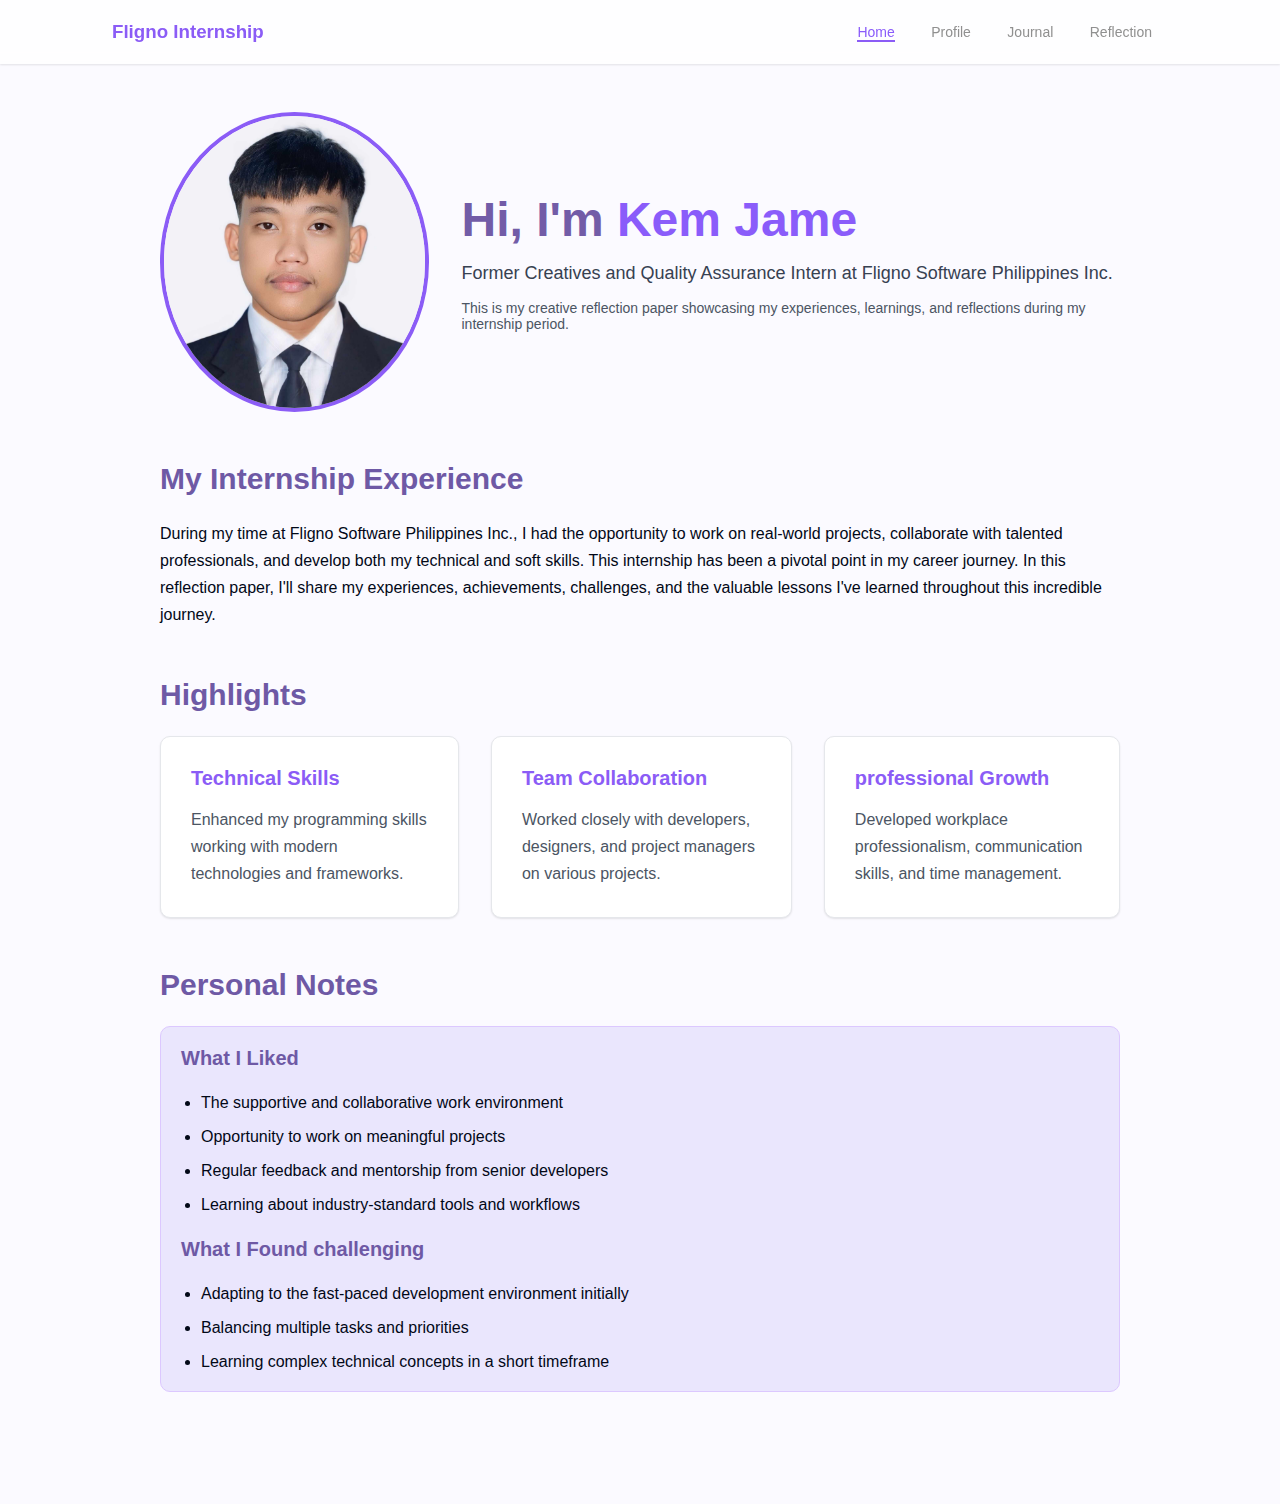
<file: index.html>
<!DOCTYPE html>
<html lang="en">
<head>
  <meta charset="UTF-8">
  <title>Intern Reflection - Home</title>
  <link rel="stylesheet" href="css/style.css">
  <link rel="stylesheet" href="css/home.css">
</head>
<body>
  <header>
    <h3>Fligno Internship</h3>
    <nav>
      <a href="index.html" class="home">Home</a>
      <a href="profile.html">Profile</a>
      <a href="journal.html">Journal</a>
      <a href="reflection.html">Reflection</a>
    </nav>
  </header>
  
  <main class="home-main">
    <section class="section-one">
      <div class="home-img">
        <img src="./images/profile.jpg" alt="">
      </div>
      <div class="text">
        <h1><span>Hi, I'm</span> Kem Jame</h1>
        <p>Former Creatives and Quality Assurance Intern at Fligno Software Philippines Inc.</p>
        <small>This is my creative reflection paper showcasing my experiences, learnings, and reflections during my internship period.</small>
      </div>
    </section>

    <section class="section-two">
      <h2>My Internship Experience</h2>
      <p>
        During my time at Fligno Software Philippines Inc., I had the opportunity to work on real-world projects, collaborate with talented professionals, and develop both my technical and soft skills. This internship has been a pivotal point in my career journey.
    
        In this reflection paper, I'll share my experiences, achievements, challenges, and the valuable lessons I've learned throughout this incredible journey.
      </p>
    </section>

    <section class="section-three">
      <h2>Highlights</h2>
      <div class="skills-container">
        <div class="skill">
          <h3>Technical Skills</h3>
          <p>
            Enhanced my programming skills working with modern technologies and frameworks.
          </p>
        </div>
        <div class="skill">
          <h3>Team Collaboration</h3>
          <p>
            Worked closely with developers, designers, and project managers on various projects.
          </p>
        </div>
        <div class="skill">
          <h3>professional Growth</h3>
          <p>
            Developed workplace professionalism, communication skills, and time management.
          </p>
        </div>
      </div>
    </section>

    <section class="section-four">
      <h2>Personal Notes</h2>
      <div class="notes">
        <h3>What I Liked</h3>
        <ul>
          <li>The supportive and collaborative work environment</li>
          <li>Opportunity to work on meaningful projects</li>
          <li>Regular feedback and mentorship from senior developers</li>
          <li>Learning about industry-standard tools and workflows</li>
        </ul>
        <h3>What I Found challenging</h3>
        <ul>
          <li>Adapting to the fast-paced development environment initially</li>
          <li>Balancing multiple tasks and priorities</li>
          <li>Learning complex technical concepts in a short timeframe</li>
        </ul>
      </div>
    </section>
  </main>
</body>
</html>
</file>
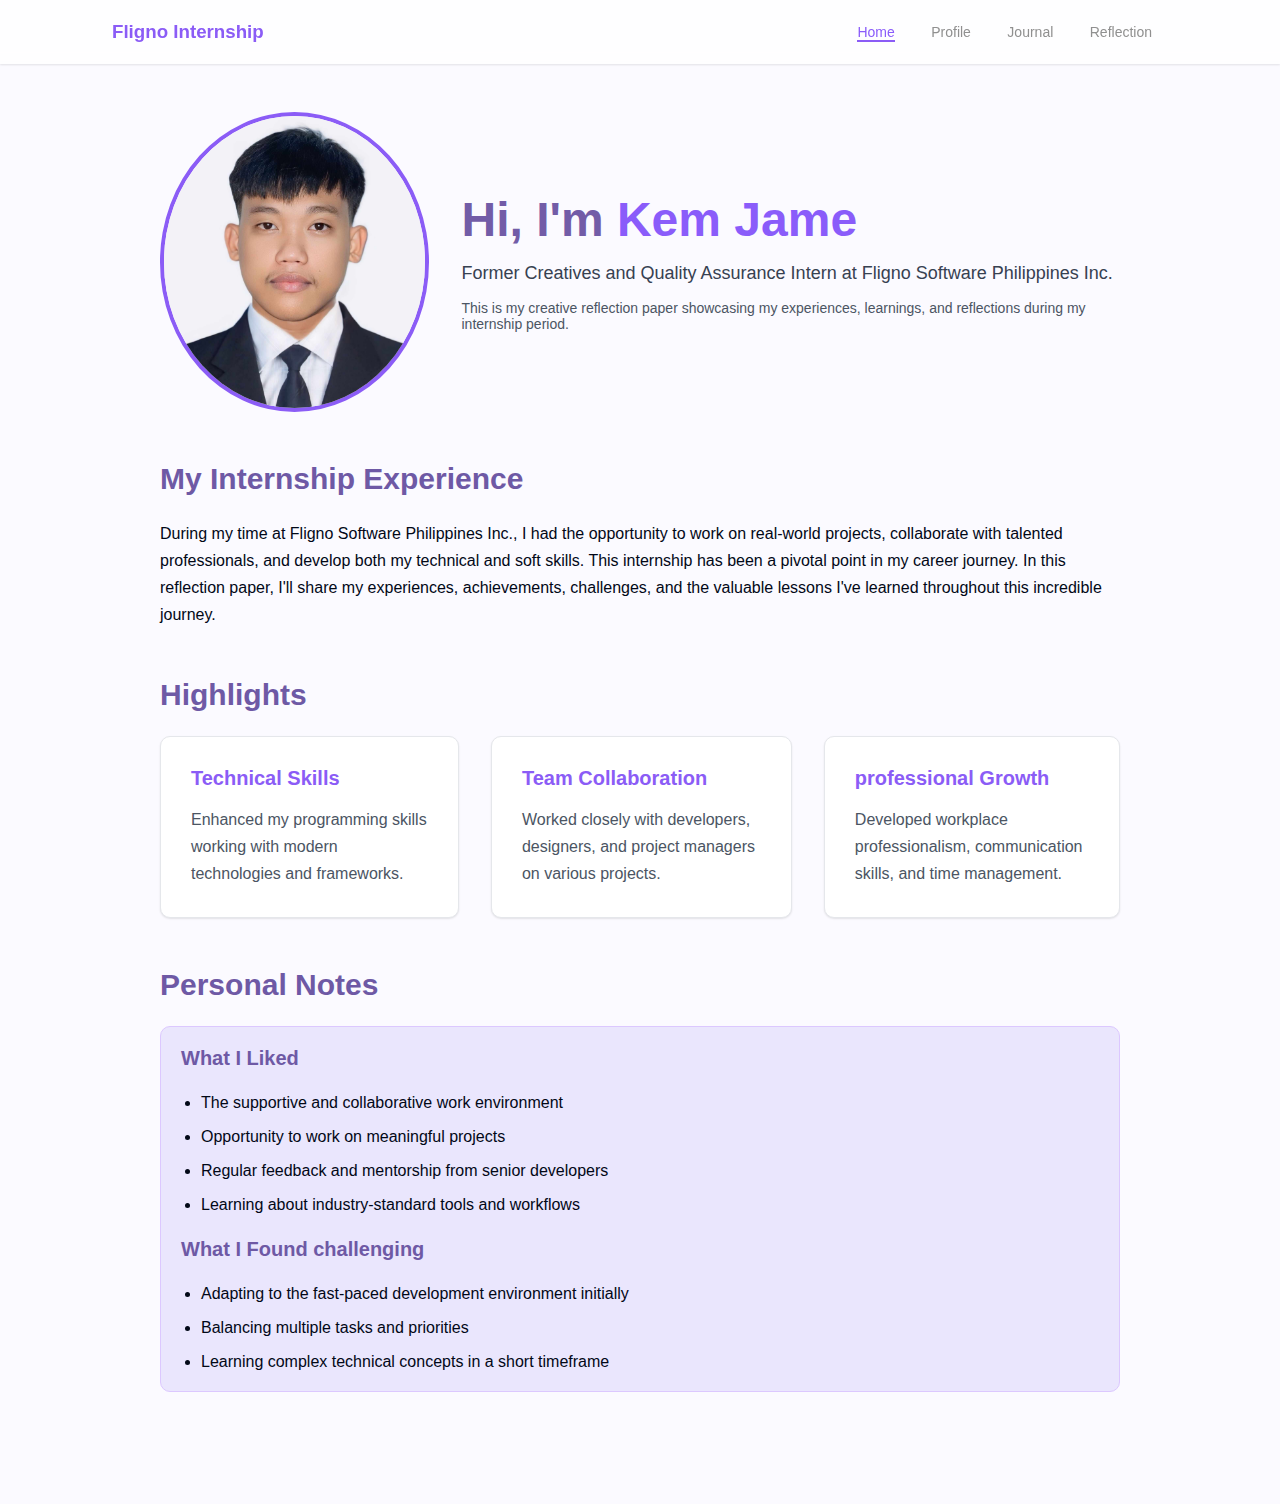
<file: home.html>
<!DOCTYPE html>
<html lang="en">
<head>
  <meta charset="UTF-8">
  <title>Intern Reflection - Home</title>
  <link rel="stylesheet" href="css/style.css">
  <link rel="stylesheet" href="css/home.css">
</head>
<body>
  <header>
    <h3>Fligno Internship</h3>
    <nav>
      <a href="home.html" class="home">Home</a>
      <a href="profile.html">Profile</a>
      <a href="journal.html">Journal</a>
      <a href="reflection.html">Reflection</a>
    </nav>
  </header>
  
  <main class="home-main">
    <section class="section-one">
      <div class="home-img">
        <img src="./images/profile.jpg" alt="">
      </div>
      <div class="text">
        <h1><span>Hi, I'm</span> Kem Jame</h1>
        <p>Former Creatives and Quality Assurance Intern at Fligno Software Philippines Inc.</p>
        <small>This is my creative reflection paper showcasing my experiences, learnings, and reflections during my internship period.</small>
      </div>
    </section>

    <section class="section-two">
      <h2>My Internship Experience</h2>
      <p>
        During my time at Fligno Software Philippines Inc., I had the opportunity to work on real-world projects, collaborate with talented professionals, and develop both my technical and soft skills. This internship has been a pivotal point in my career journey.
    
        In this reflection paper, I'll share my experiences, achievements, challenges, and the valuable lessons I've learned throughout this incredible journey.
      </p>
    </section>

    <section class="section-three">
      <h2>Highlights</h2>
      <div class="skills-container">
        <div class="skill">
          <h3>Technical Skills</h3>
          <p>
            Enhanced my programming skills working with modern technologies and frameworks.
          </p>
        </div>
        <div class="skill">
          <h3>Team Collaboration</h3>
          <p>
            Worked closely with developers, designers, and project managers on various projects.
          </p>
        </div>
        <div class="skill">
          <h3>professional Growth</h3>
          <p>
            Developed workplace professionalism, communication skills, and time management.
          </p>
        </div>
      </div>
    </section>

    <section class="section-four">
      <h2>Personal Notes</h2>
      <div class="notes">
        <h3>What I Liked</h3>
        <ul>
          <li>The supportive and collaborative work environment</li>
          <li>Opportunity to work on meaningful projects</li>
          <li>Regular feedback and mentorship from senior developers</li>
          <li>Learning about industry-standard tools and workflows</li>
        </ul>
        <h3>What I Found challenging</h3>
        <ul>
          <li>Adapting to the fast-paced development environment initially</li>
          <li>Balancing multiple tasks and priorities</li>
          <li>Learning complex technical concepts in a short timeframe</li>
        </ul>
      </div>
    </section>
  </main>
</body>
</html>
</file>
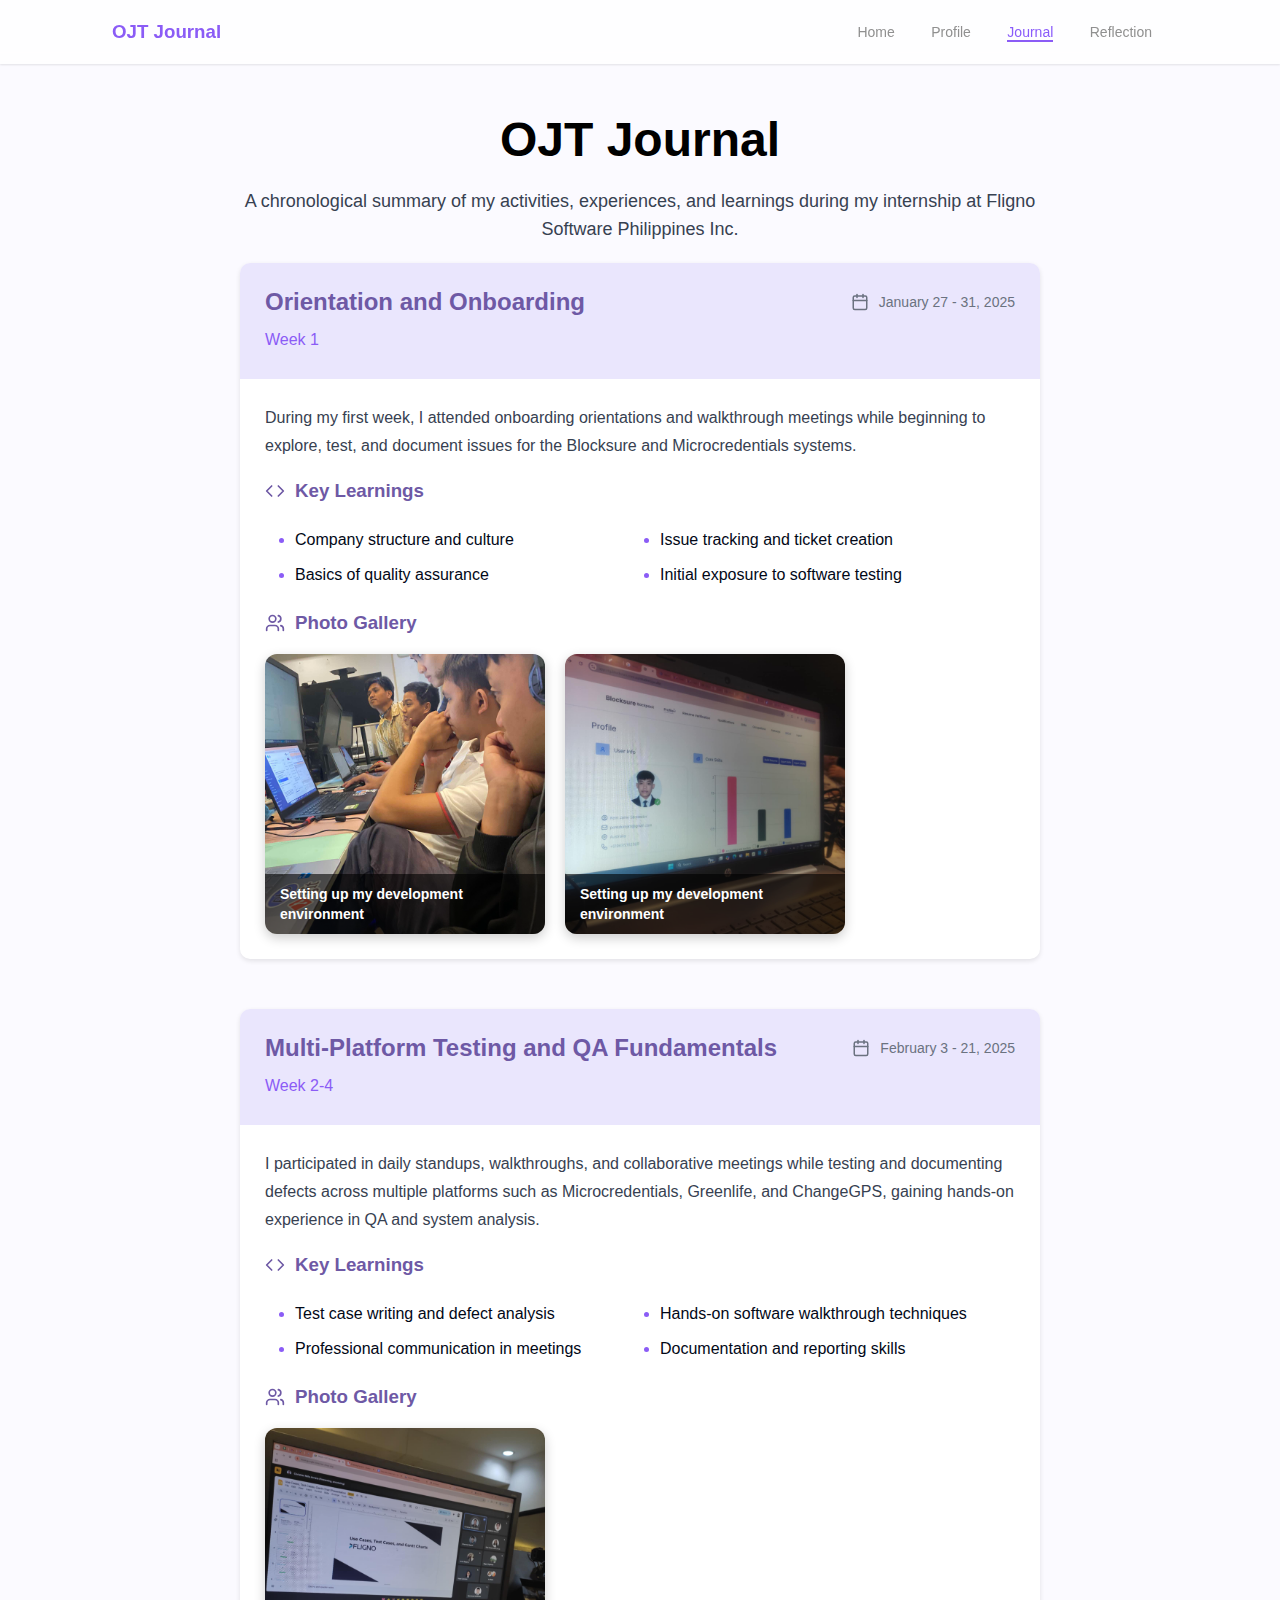
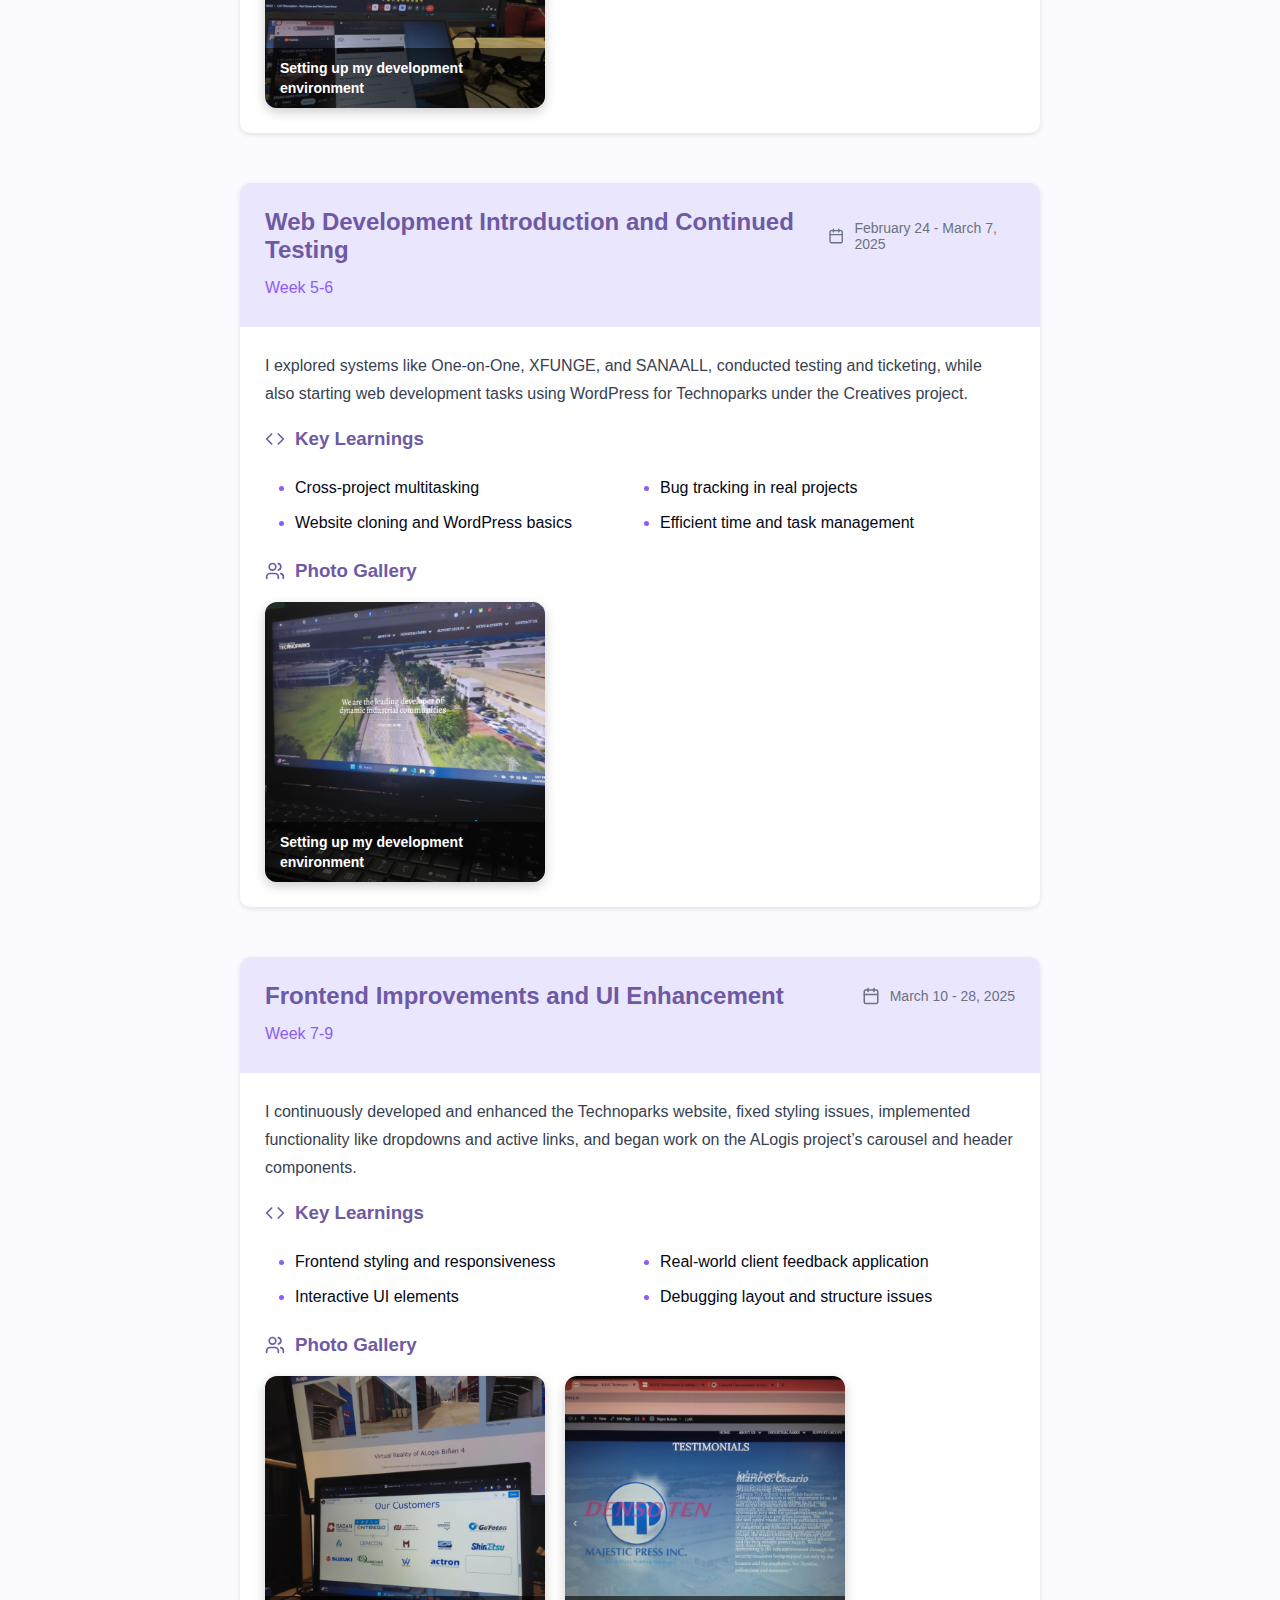
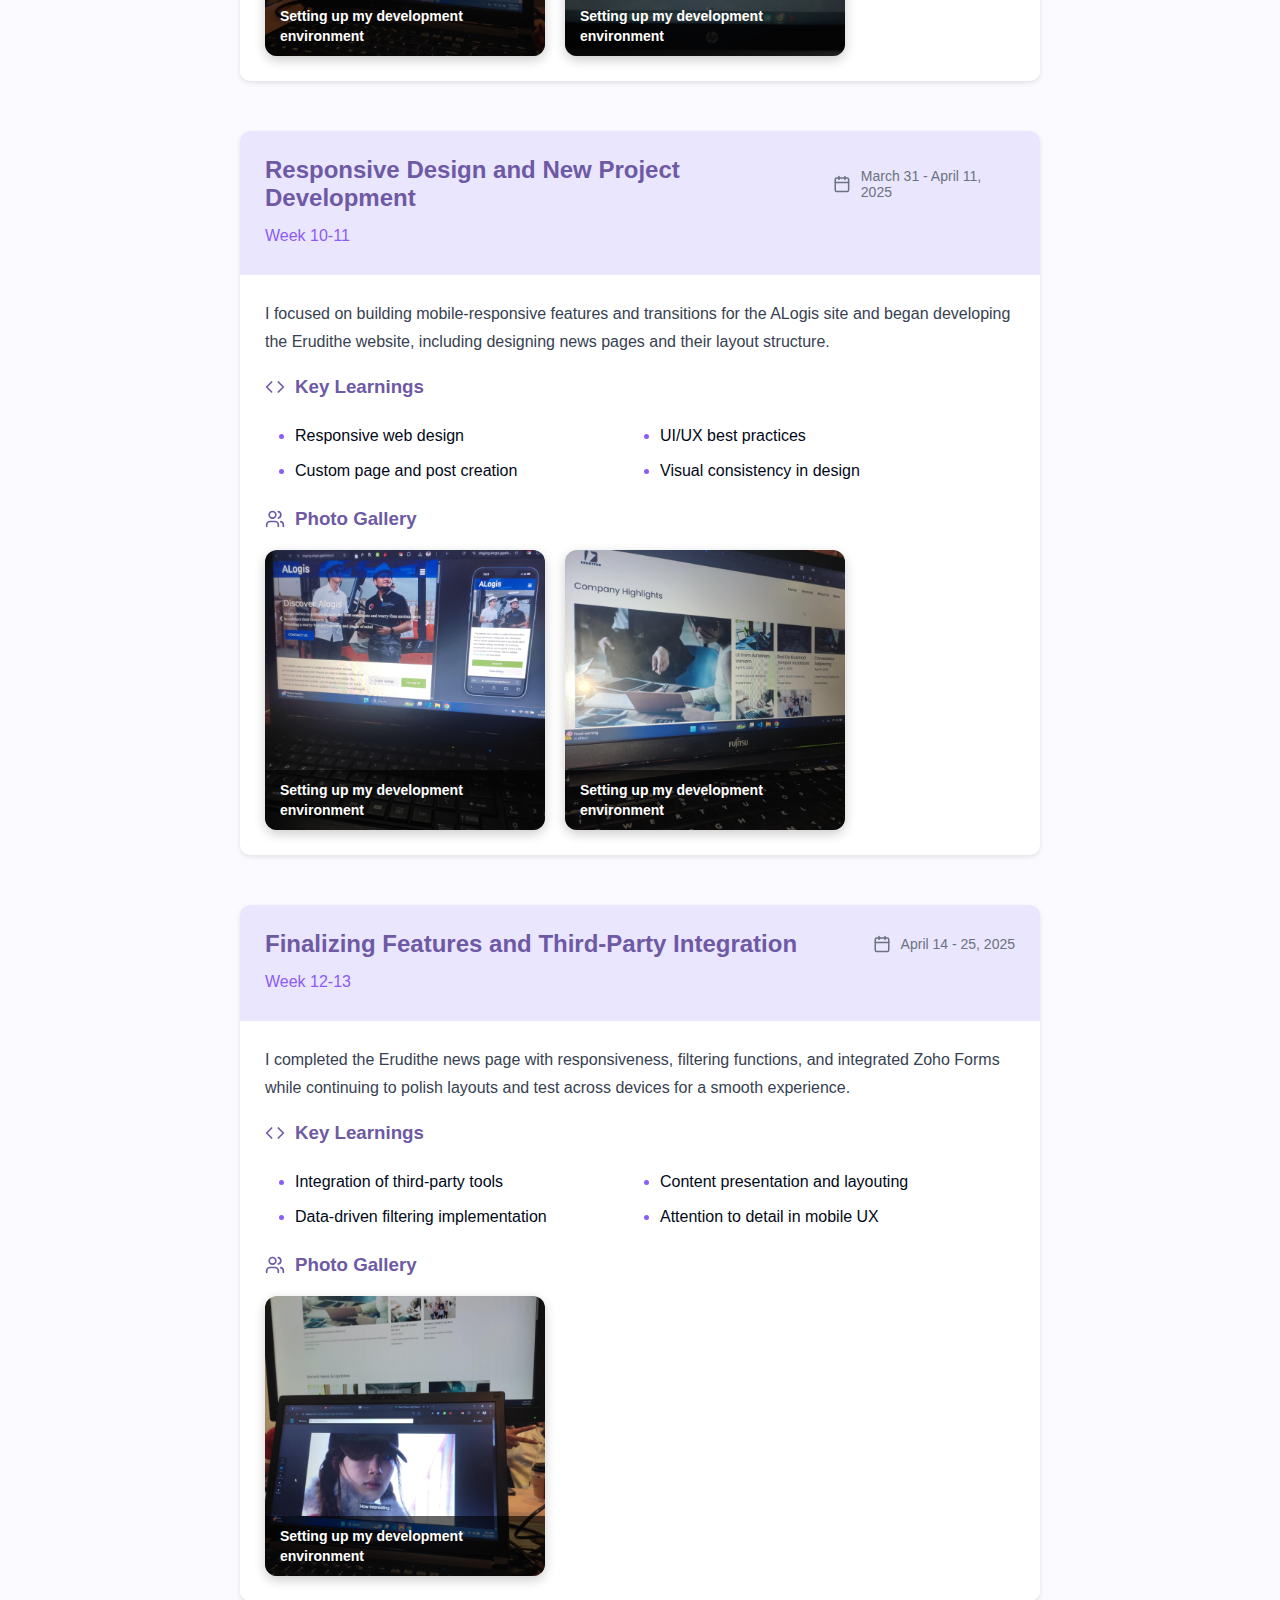
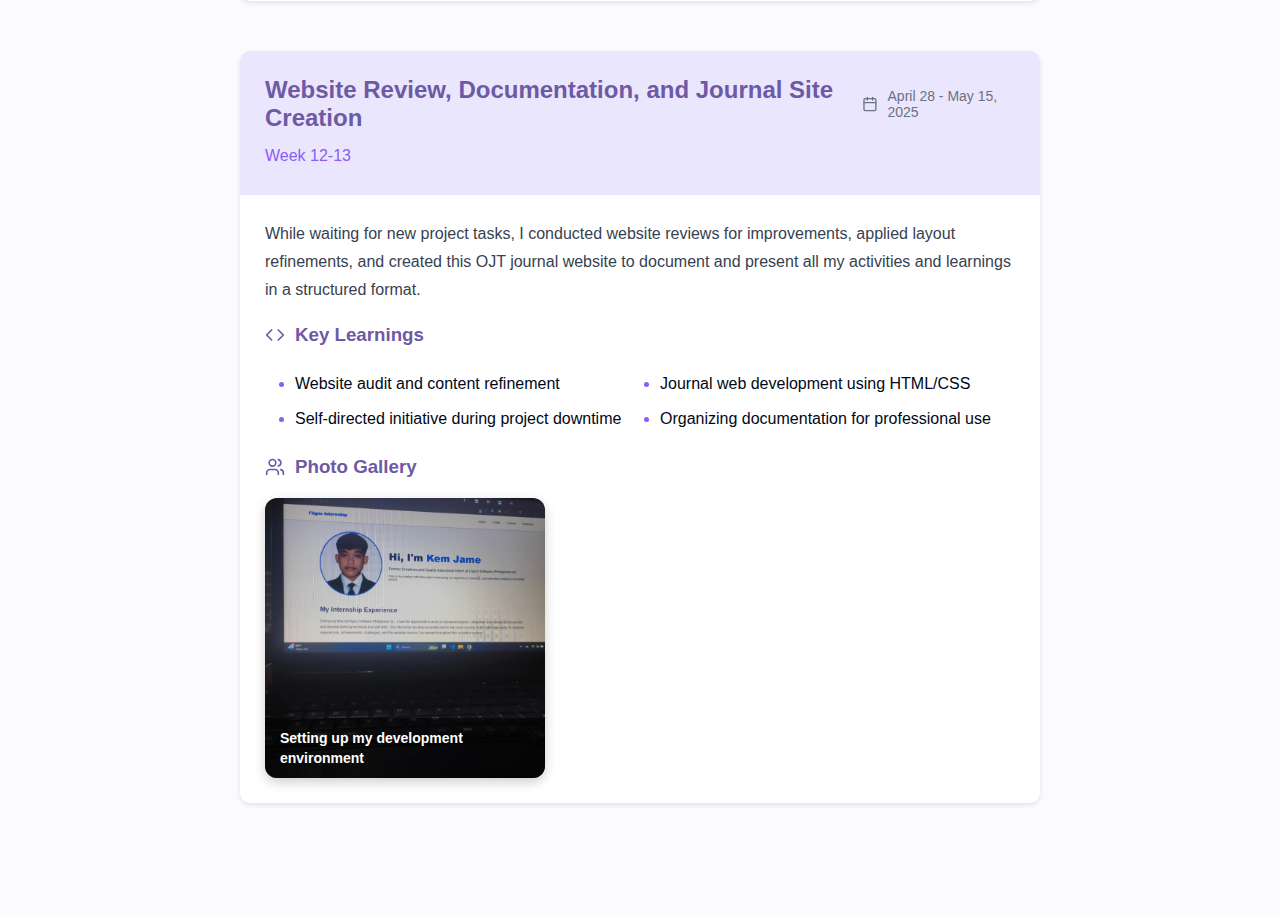
<file: journal.html>
<!DOCTYPE html>
<html lang="en">
<head>
  <meta charset="UTF-8">
  <title>OJT Journal</title>
  <link rel="stylesheet" href="css/style.css">
  <link rel="stylesheet" href="css/journal.css">
</head>
<body>
  <header>
    <h3>OJT Journal</h3>
    <nav>
      <a href="index.html">Home</a>
      <a href="profile.html">Profile</a>
      <a href="journal.html" class="journal">Journal</a>
      <a href="reflection.html">Reflection</a>
    </nav>
  </header>
  <main class="journal-main">
    <section>
      <h1>OJT Journal</h1>
      <p>A chronological summary of my activities, experiences, and learnings during my internship at Fligno Software Philippines Inc.</p>
      

      <!-- week 1 -->
      <div class="container">
        <div class="heading">
          <span>
            <h2>Orientation and Onboarding</h2>
            <small>
              <svg xmlns="http://www.w3.org/2000/svg" width="18" height="18" viewBox="0 0 24 24" fill="none" stroke="currentColor" stroke-width="2" stroke-linecap="round" stroke-linejoin="round" class="lucide lucide-calendar h-4 w-4" data-lov-id="src/pages/Journal.tsx:125:20" data-lov-name="Calendar" data-component-path="src/pages/Journal.tsx" data-component-line="125" data-component-file="Journal.tsx" data-component-name="Calendar" data-component-content="%7B%22className%22%3A%22h-4%20w-4%22%7D"><path d="M8 2v4"></path><path d="M16 2v4"></path><rect width="18" height="18" x="3" y="4" rx="2"></rect><path d="M3 10h18"></path></svg>
              January 27 - 31, 2025
            </small>
          </span>
          <p>Week 1</p>
        </div>
        <div class="content">
          <p>
            During my first week, I attended onboarding orientations and walkthrough meetings while beginning to explore, test, and document issues for the Blocksure and Microcredentials systems.
          </p>
          <h3>
            <svg xmlns="http://www.w3.org/2000/svg" width="20" height="20" viewBox="0 0 24 24" fill="none" stroke="currentColor" stroke-width="2" stroke-linecap="round" stroke-linejoin="round" class="lucide lucide-code h-5 w-5" data-lov-id="src/pages/Journal.tsx:135:18" data-lov-name="Code" data-component-path="src/pages/Journal.tsx" data-component-line="135" data-component-file="Journal.tsx" data-component-name="Code" data-component-content="%7B%22className%22%3A%22h-5%20w-5%22%7D"><polyline points="16 18 22 12 16 6"></polyline><polyline points="8 6 2 12 8 18"></polyline></svg>
            Key Learnings
          </h3>
          <div class="bullet-list">
            <ul class="column">
              <li>Company structure and culture</li>
              <li>Basics of quality assurance</li>
            </ul>
            <ul class="column">
              <li>Issue tracking and ticket creation</li>
              <li>Initial exposure to software testing</li>
            </ul>
          </div>
          <h3>
            <svg xmlns="http://www.w3.org/2000/svg" width="20" height="20" viewBox="0 0 24 24" fill="none" stroke="currentColor" stroke-width="2" stroke-linecap="round" stroke-linejoin="round" class="lucide lucide-users h-5 w-5" data-lov-id="src/pages/Journal.tsx:149:18" data-lov-name="Users" data-component-path="src/pages/Journal.tsx" data-component-line="149" data-component-file="Journal.tsx" data-component-name="Users" data-component-content="%7B%22className%22%3A%22h-5%20w-5%22%7D"><path d="M16 21v-2a4 4 0 0 0-4-4H6a4 4 0 0 0-4 4v2"></path><circle cx="9" cy="7" r="4"></circle><path d="M22 21v-2a4 4 0 0 0-3-3.87"></path><path d="M16 3.13a4 4 0 0 1 0 7.75"></path></svg>
            Photo Gallery
          </h3>

          <div class="card-container">
            <div class="card" style="background-image: url('images/qa.jpg');">
              <div class="card-overlay">
                <p class="card-title">Setting up my development environment</p>
              </div>
            </div>
            <div class="card" style="background-image: url('images/bs.jpg');">
              <div class="card-overlay">
                <p class="card-title">Setting up my development environment</p>
              </div>
            </div>
          </div>
        </div>
      </div>
    </section>


    <!-- week 2 -->
    <section>
      <div class="container">
        <div class="heading">
          <span>
            <h2>Multi-Platform Testing and QA Fundamentals</h2>
            <small>
              <svg xmlns="http://www.w3.org/2000/svg" width="18" height="18" viewBox="0 0 24 24" fill="none" stroke="currentColor" stroke-width="2" stroke-linecap="round" stroke-linejoin="round" class="lucide lucide-calendar h-4 w-4" data-lov-id="src/pages/Journal.tsx:125:20" data-lov-name="Calendar" data-component-path="src/pages/Journal.tsx" data-component-line="125" data-component-file="Journal.tsx" data-component-name="Calendar" data-component-content="%7B%22className%22%3A%22h-4%20w-4%22%7D"><path d="M8 2v4"></path><path d="M16 2v4"></path><rect width="18" height="18" x="3" y="4" rx="2"></rect><path d="M3 10h18"></path></svg>
              February 3 - 21, 2025
            </small>
          </span>
          <p>Week 2-4</p>
        </div>
        <div class="content">
          <p>I participated in daily standups, walkthroughs, and collaborative meetings while testing and documenting defects across multiple platforms such as Microcredentials, Greenlife, and ChangeGPS, gaining hands-on experience in QA and system analysis.</p>
          <h3>
            <svg xmlns="http://www.w3.org/2000/svg" width="20" height="20" viewBox="0 0 24 24" fill="none" stroke="currentColor" stroke-width="2" stroke-linecap="round" stroke-linejoin="round" class="lucide lucide-code h-5 w-5" data-lov-id="src/pages/Journal.tsx:135:18" data-lov-name="Code" data-component-path="src/pages/Journal.tsx" data-component-line="135" data-component-file="Journal.tsx" data-component-name="Code" data-component-content="%7B%22className%22%3A%22h-5%20w-5%22%7D"><polyline points="16 18 22 12 16 6"></polyline><polyline points="8 6 2 12 8 18"></polyline></svg>
            Key Learnings
          </h3>
          <div class="bullet-list">
            <ul class="column">
              <li>Test case writing and defect analysis</li>
              <li>Professional communication in meetings</li>
            </ul>
            <ul class="column">
              <li>Hands-on software walkthrough techniques</li>
              <li>Documentation and reporting skills</li>
            </ul>
          </div>
          <h3>
            <svg xmlns="http://www.w3.org/2000/svg" width="20" height="20" viewBox="0 0 24 24" fill="none" stroke="currentColor" stroke-width="2" stroke-linecap="round" stroke-linejoin="round" class="lucide lucide-users h-5 w-5" data-lov-id="src/pages/Journal.tsx:149:18" data-lov-name="Users" data-component-path="src/pages/Journal.tsx" data-component-line="149" data-component-file="Journal.tsx" data-component-name="Users" data-component-content="%7B%22className%22%3A%22h-5%20w-5%22%7D"><path d="M16 21v-2a4 4 0 0 0-4-4H6a4 4 0 0 0-4 4v2"></path><circle cx="9" cy="7" r="4"></circle><path d="M22 21v-2a4 4 0 0 0-3-3.87"></path><path d="M16 3.13a4 4 0 0 1 0 7.75"></path></svg>
            Photo Gallery
          </h3>

          <div class="card-container">
            <div class="card" style="background-image: url('images/test.jpg');">
              <div class="card-overlay">
                <p class="card-title">Setting up my development environment</p>
              </div>
            </div>
          </div>
        </div>
      </div>
    </section>


    <!-- week 3 -->
    <section>
      <div class="container">
        <div class="heading">
          <span>
            <h2>Web Development Introduction and Continued Testing</h2>
            <small>
              <svg xmlns="http://www.w3.org/2000/svg" width="18" height="18" viewBox="0 0 24 24" fill="none" stroke="currentColor" stroke-width="2" stroke-linecap="round" stroke-linejoin="round" class="lucide lucide-calendar h-4 w-4" data-lov-id="src/pages/Journal.tsx:125:20" data-lov-name="Calendar" data-component-path="src/pages/Journal.tsx" data-component-line="125" data-component-file="Journal.tsx" data-component-name="Calendar" data-component-content="%7B%22className%22%3A%22h-4%20w-4%22%7D"><path d="M8 2v4"></path><path d="M16 2v4"></path><rect width="18" height="18" x="3" y="4" rx="2"></rect><path d="M3 10h18"></path></svg>
              February 24 - March 7, 2025
            </small>
          </span>
          <p>Week 5-6</p>
        </div>
        <div class="content">
          <p>I explored systems like One-on-One, XFUNGE, and SANAALL, conducted testing and ticketing, while also starting web development tasks using WordPress for Technoparks under the Creatives project.</p>
          <h3>
            <svg xmlns="http://www.w3.org/2000/svg" width="20" height="20" viewBox="0 0 24 24" fill="none" stroke="currentColor" stroke-width="2" stroke-linecap="round" stroke-linejoin="round" class="lucide lucide-code h-5 w-5" data-lov-id="src/pages/Journal.tsx:135:18" data-lov-name="Code" data-component-path="src/pages/Journal.tsx" data-component-line="135" data-component-file="Journal.tsx" data-component-name="Code" data-component-content="%7B%22className%22%3A%22h-5%20w-5%22%7D"><polyline points="16 18 22 12 16 6"></polyline><polyline points="8 6 2 12 8 18"></polyline></svg>
            Key Learnings
          </h3>
          <div class="bullet-list">
            <ul class="column">
              <li>Cross-project multitasking</li>
              <li>Website cloning and WordPress basics</li>
            </ul>
            <ul class="column">
              <li>Bug tracking in real projects</li>
              <li>Efficient time and task management</li>
            </ul>
          </div>
          <h3>
            <svg xmlns="http://www.w3.org/2000/svg" width="20" height="20" viewBox="0 0 24 24" fill="none" stroke="currentColor" stroke-width="2" stroke-linecap="round" stroke-linejoin="round" class="lucide lucide-users h-5 w-5" data-lov-id="src/pages/Journal.tsx:149:18" data-lov-name="Users" data-component-path="src/pages/Journal.tsx" data-component-line="149" data-component-file="Journal.tsx" data-component-name="Users" data-component-content="%7B%22className%22%3A%22h-5%20w-5%22%7D"><path d="M16 21v-2a4 4 0 0 0-4-4H6a4 4 0 0 0-4 4v2"></path><circle cx="9" cy="7" r="4"></circle><path d="M22 21v-2a4 4 0 0 0-3-3.87"></path><path d="M16 3.13a4 4 0 0 1 0 7.75"></path></svg>
            Photo Gallery
          </h3>

          <div class="card-container">
            <div class="card" style="background-image: url('images/techno.jpg');">
              <div class="card-overlay">
                <p class="card-title">Setting up my development environment</p>
              </div>
            </div>
          </div>
        </div>
      </div>
    </section>


    <!-- week 4 -->
    <section>
      <div class="container">
        <div class="heading">
          <span>
            <h2>Frontend Improvements and UI Enhancement</h2>
            <small>
              <svg xmlns="http://www.w3.org/2000/svg" width="18" height="18" viewBox="0 0 24 24" fill="none" stroke="currentColor" stroke-width="2" stroke-linecap="round" stroke-linejoin="round" class="lucide lucide-calendar h-4 w-4" data-lov-id="src/pages/Journal.tsx:125:20" data-lov-name="Calendar" data-component-path="src/pages/Journal.tsx" data-component-line="125" data-component-file="Journal.tsx" data-component-name="Calendar" data-component-content="%7B%22className%22%3A%22h-4%20w-4%22%7D"><path d="M8 2v4"></path><path d="M16 2v4"></path><rect width="18" height="18" x="3" y="4" rx="2"></rect><path d="M3 10h18"></path></svg>
              March 10 - 28, 2025
            </small>
          </span>
          <p>Week 7-9</p>
        </div>
        <div class="content">
          <p>I continuously developed and enhanced the Technoparks website, fixed styling issues, implemented functionality like dropdowns and active links, and began work on the ALogis project’s carousel and header components.</p>
          <h3>
            <svg xmlns="http://www.w3.org/2000/svg" width="20" height="20" viewBox="0 0 24 24" fill="none" stroke="currentColor" stroke-width="2" stroke-linecap="round" stroke-linejoin="round" class="lucide lucide-code h-5 w-5" data-lov-id="src/pages/Journal.tsx:135:18" data-lov-name="Code" data-component-path="src/pages/Journal.tsx" data-component-line="135" data-component-file="Journal.tsx" data-component-name="Code" data-component-content="%7B%22className%22%3A%22h-5%20w-5%22%7D"><polyline points="16 18 22 12 16 6"></polyline><polyline points="8 6 2 12 8 18"></polyline></svg>
            Key Learnings
          </h3>
          <div class="bullet-list">
            <ul class="column">
              <li>Frontend styling and responsiveness</li>
              <li>Interactive UI elements</li>
            </ul>
            <ul class="column">
              <li>Real-world client feedback application</li>
              <li>Debugging layout and structure issues</li>
            </ul>
          </div>
          <h3>
            <svg xmlns="http://www.w3.org/2000/svg" width="20" height="20" viewBox="0 0 24 24" fill="none" stroke="currentColor" stroke-width="2" stroke-linecap="round" stroke-linejoin="round" class="lucide lucide-users h-5 w-5" data-lov-id="src/pages/Journal.tsx:149:18" data-lov-name="Users" data-component-path="src/pages/Journal.tsx" data-component-line="149" data-component-file="Journal.tsx" data-component-name="Users" data-component-content="%7B%22className%22%3A%22h-5%20w-5%22%7D"><path d="M16 21v-2a4 4 0 0 0-4-4H6a4 4 0 0 0-4 4v2"></path><circle cx="9" cy="7" r="4"></circle><path d="M22 21v-2a4 4 0 0 0-3-3.87"></path><path d="M16 3.13a4 4 0 0 1 0 7.75"></path></svg>
            Photo Gallery
          </h3>

          <div class="card-container">
            <div class="card" style="background-image: url('images/alo.jpg');">
              <div class="card-overlay">
                <p class="card-title">Setting up my development environment</p>
              </div>
            </div>
            <div class="card" style="background-image: url('images/tec.jpg');">
              <div class="card-overlay">
                <p class="card-title">Setting up my development environment</p>
              </div>
            </div>
          </div>
        </div>
      </div>
    </section>


    <!-- week 5 -->
    <section>
      <div class="container">
        <div class="heading">
          <span>
            <h2>Responsive Design and New Project Development</h2>
            <small>
              <svg xmlns="http://www.w3.org/2000/svg" width="18" height="18" viewBox="0 0 24 24" fill="none" stroke="currentColor" stroke-width="2" stroke-linecap="round" stroke-linejoin="round" class="lucide lucide-calendar h-4 w-4" data-lov-id="src/pages/Journal.tsx:125:20" data-lov-name="Calendar" data-component-path="src/pages/Journal.tsx" data-component-line="125" data-component-file="Journal.tsx" data-component-name="Calendar" data-component-content="%7B%22className%22%3A%22h-4%20w-4%22%7D"><path d="M8 2v4"></path><path d="M16 2v4"></path><rect width="18" height="18" x="3" y="4" rx="2"></rect><path d="M3 10h18"></path></svg>
              March 31 - April 11, 2025
            </small>
          </span>
          <p>Week 10-11</p>
        </div>
        <div class="content">
          <p>I focused on building mobile-responsive features and transitions for the ALogis site and began developing the Erudithe website, including designing news pages and their layout structure.</p>
          <h3>
            <svg xmlns="http://www.w3.org/2000/svg" width="20" height="20" viewBox="0 0 24 24" fill="none" stroke="currentColor" stroke-width="2" stroke-linecap="round" stroke-linejoin="round" class="lucide lucide-code h-5 w-5" data-lov-id="src/pages/Journal.tsx:135:18" data-lov-name="Code" data-component-path="src/pages/Journal.tsx" data-component-line="135" data-component-file="Journal.tsx" data-component-name="Code" data-component-content="%7B%22className%22%3A%22h-5%20w-5%22%7D"><polyline points="16 18 22 12 16 6"></polyline><polyline points="8 6 2 12 8 18"></polyline></svg>
            Key Learnings
          </h3>
          <div class="bullet-list">
            <ul class="column">
              <li>Responsive web design</li>
              <li>Custom page and post creation</li>
            </ul>
            <ul class="column">
              <li>UI/UX best practices</li>
              <li>Visual consistency in design</li>
            </ul>
          </div>
          <h3>
            <svg xmlns="http://www.w3.org/2000/svg" width="20" height="20" viewBox="0 0 24 24" fill="none" stroke="currentColor" stroke-width="2" stroke-linecap="round" stroke-linejoin="round" class="lucide lucide-users h-5 w-5" data-lov-id="src/pages/Journal.tsx:149:18" data-lov-name="Users" data-component-path="src/pages/Journal.tsx" data-component-line="149" data-component-file="Journal.tsx" data-component-name="Users" data-component-content="%7B%22className%22%3A%22h-5%20w-5%22%7D"><path d="M16 21v-2a4 4 0 0 0-4-4H6a4 4 0 0 0-4 4v2"></path><circle cx="9" cy="7" r="4"></circle><path d="M22 21v-2a4 4 0 0 0-3-3.87"></path><path d="M16 3.13a4 4 0 0 1 0 7.75"></path></svg>
            Photo Gallery
          </h3>

          <div class="card-container">
            <div class="card" style="background-image: url('images/alres.jpg');">
              <div class="card-overlay">
                <p class="card-title">Setting up my development environment</p>
              </div>
            </div>
            <div class="card" style="background-image: url('images/eru.jpg');">
              <div class="card-overlay">
                <p class="card-title">Setting up my development environment</p>
              </div>
            </div>
          </div>
        </div>
      </div>
    </section>


    <!-- week 6 -->
    <section>
      <div class="container">
        <div class="heading">
          <span>
            <h2>Finalizing Features and Third-Party Integration</h2>
            <small>
              <svg xmlns="http://www.w3.org/2000/svg" width="18" height="18" viewBox="0 0 24 24" fill="none" stroke="currentColor" stroke-width="2" stroke-linecap="round" stroke-linejoin="round" class="lucide lucide-calendar h-4 w-4" data-lov-id="src/pages/Journal.tsx:125:20" data-lov-name="Calendar" data-component-path="src/pages/Journal.tsx" data-component-line="125" data-component-file="Journal.tsx" data-component-name="Calendar" data-component-content="%7B%22className%22%3A%22h-4%20w-4%22%7D"><path d="M8 2v4"></path><path d="M16 2v4"></path><rect width="18" height="18" x="3" y="4" rx="2"></rect><path d="M3 10h18"></path></svg>
              April 14 - 25, 2025
            </small>
          </span>
          <p>Week 12-13</p>
        </div>
        <div class="content">
          <p>I completed the Erudithe news page with responsiveness, filtering functions, and integrated Zoho Forms while continuing to polish layouts and test across devices for a smooth experience.</p>
          <h3>
            <svg xmlns="http://www.w3.org/2000/svg" width="20" height="20" viewBox="0 0 24 24" fill="none" stroke="currentColor" stroke-width="2" stroke-linecap="round" stroke-linejoin="round" class="lucide lucide-code h-5 w-5" data-lov-id="src/pages/Journal.tsx:135:18" data-lov-name="Code" data-component-path="src/pages/Journal.tsx" data-component-line="135" data-component-file="Journal.tsx" data-component-name="Code" data-component-content="%7B%22className%22%3A%22h-5%20w-5%22%7D"><polyline points="16 18 22 12 16 6"></polyline><polyline points="8 6 2 12 8 18"></polyline></svg>
            Key Learnings
          </h3>
          <div class="bullet-list">
            <ul class="column">
              <li>Integration of third-party tools</li>
              <li>Data-driven filtering implementation</li>
            </ul>
            <ul class="column">
              <li>Content presentation and layouting</li>
              <li>Attention to detail in mobile UX</li>
            </ul>
          </div>
          <h3>
            <svg xmlns="http://www.w3.org/2000/svg" width="20" height="20" viewBox="0 0 24 24" fill="none" stroke="currentColor" stroke-width="2" stroke-linecap="round" stroke-linejoin="round" class="lucide lucide-users h-5 w-5" data-lov-id="src/pages/Journal.tsx:149:18" data-lov-name="Users" data-component-path="src/pages/Journal.tsx" data-component-line="149" data-component-file="Journal.tsx" data-component-name="Users" data-component-content="%7B%22className%22%3A%22h-5%20w-5%22%7D"><path d="M16 21v-2a4 4 0 0 0-4-4H6a4 4 0 0 0-4 4v2"></path><circle cx="9" cy="7" r="4"></circle><path d="M22 21v-2a4 4 0 0 0-3-3.87"></path><path d="M16 3.13a4 4 0 0 1 0 7.75"></path></svg>
            Photo Gallery
          </h3>

          <div class="card-container">
            <div class="card" style="background-image: url('images/eru2.jpg');">
              <div class="card-overlay">
                <p class="card-title">Setting up my development environment</p>
              </div>
            </div>
          </div>
        </div>
      </div>
    </section>


    <!-- week 7 -->
    <section>
      <div class="container">
        <div class="heading">
          <span>
            <h2>Website Review, Documentation, and Journal Site Creation</h2>
            <small>
              <svg xmlns="http://www.w3.org/2000/svg" width="18" height="18" viewBox="0 0 24 24" fill="none" stroke="currentColor" stroke-width="2" stroke-linecap="round" stroke-linejoin="round" class="lucide lucide-calendar h-4 w-4" data-lov-id="src/pages/Journal.tsx:125:20" data-lov-name="Calendar" data-component-path="src/pages/Journal.tsx" data-component-line="125" data-component-file="Journal.tsx" data-component-name="Calendar" data-component-content="%7B%22className%22%3A%22h-4%20w-4%22%7D"><path d="M8 2v4"></path><path d="M16 2v4"></path><rect width="18" height="18" x="3" y="4" rx="2"></rect><path d="M3 10h18"></path></svg>
              April 28 - May 15, 2025
            </small>
          </span>
          <p>Week 12-13</p>
        </div>
        <div class="content">
          <p>While waiting for new project tasks, I conducted website reviews for improvements, applied layout refinements, and created this OJT journal website to document and present all my activities and learnings in a structured format.</p>
          <h3>
            <svg xmlns="http://www.w3.org/2000/svg" width="20" height="20" viewBox="0 0 24 24" fill="none" stroke="currentColor" stroke-width="2" stroke-linecap="round" stroke-linejoin="round" class="lucide lucide-code h-5 w-5" data-lov-id="src/pages/Journal.tsx:135:18" data-lov-name="Code" data-component-path="src/pages/Journal.tsx" data-component-line="135" data-component-file="Journal.tsx" data-component-name="Code" data-component-content="%7B%22className%22%3A%22h-5%20w-5%22%7D"><polyline points="16 18 22 12 16 6"></polyline><polyline points="8 6 2 12 8 18"></polyline></svg>
            Key Learnings
          </h3>
          <div class="bullet-list">
            <ul class="column">
              <li>Website audit and content refinement</li>
              <li>Self-directed initiative during project downtime</li>
            </ul>
            <ul class="column">
              <li>Journal web development using HTML/CSS</li>
              <li>Organizing documentation for professional use</li>
            </ul>
          </div>
          <h3>
            <svg xmlns="http://www.w3.org/2000/svg" width="20" height="20" viewBox="0 0 24 24" fill="none" stroke="currentColor" stroke-width="2" stroke-linecap="round" stroke-linejoin="round" class="lucide lucide-users h-5 w-5" data-lov-id="src/pages/Journal.tsx:149:18" data-lov-name="Users" data-component-path="src/pages/Journal.tsx" data-component-line="149" data-component-file="Journal.tsx" data-component-name="Users" data-component-content="%7B%22className%22%3A%22h-5%20w-5%22%7D"><path d="M16 21v-2a4 4 0 0 0-4-4H6a4 4 0 0 0-4 4v2"></path><circle cx="9" cy="7" r="4"></circle><path d="M22 21v-2a4 4 0 0 0-3-3.87"></path><path d="M16 3.13a4 4 0 0 1 0 7.75"></path></svg>
            Photo Gallery
          </h3>

          <div class="card-container">
            <div class="card" style="background-image: url('images/page.jpg');">
              <div class="card-overlay">
                <p class="card-title">Setting up my development environment</p>
              </div>
            </div>
          </div>
        </div>
      </div>
    </section>
    
  </main>
</body>
</html>
</file>
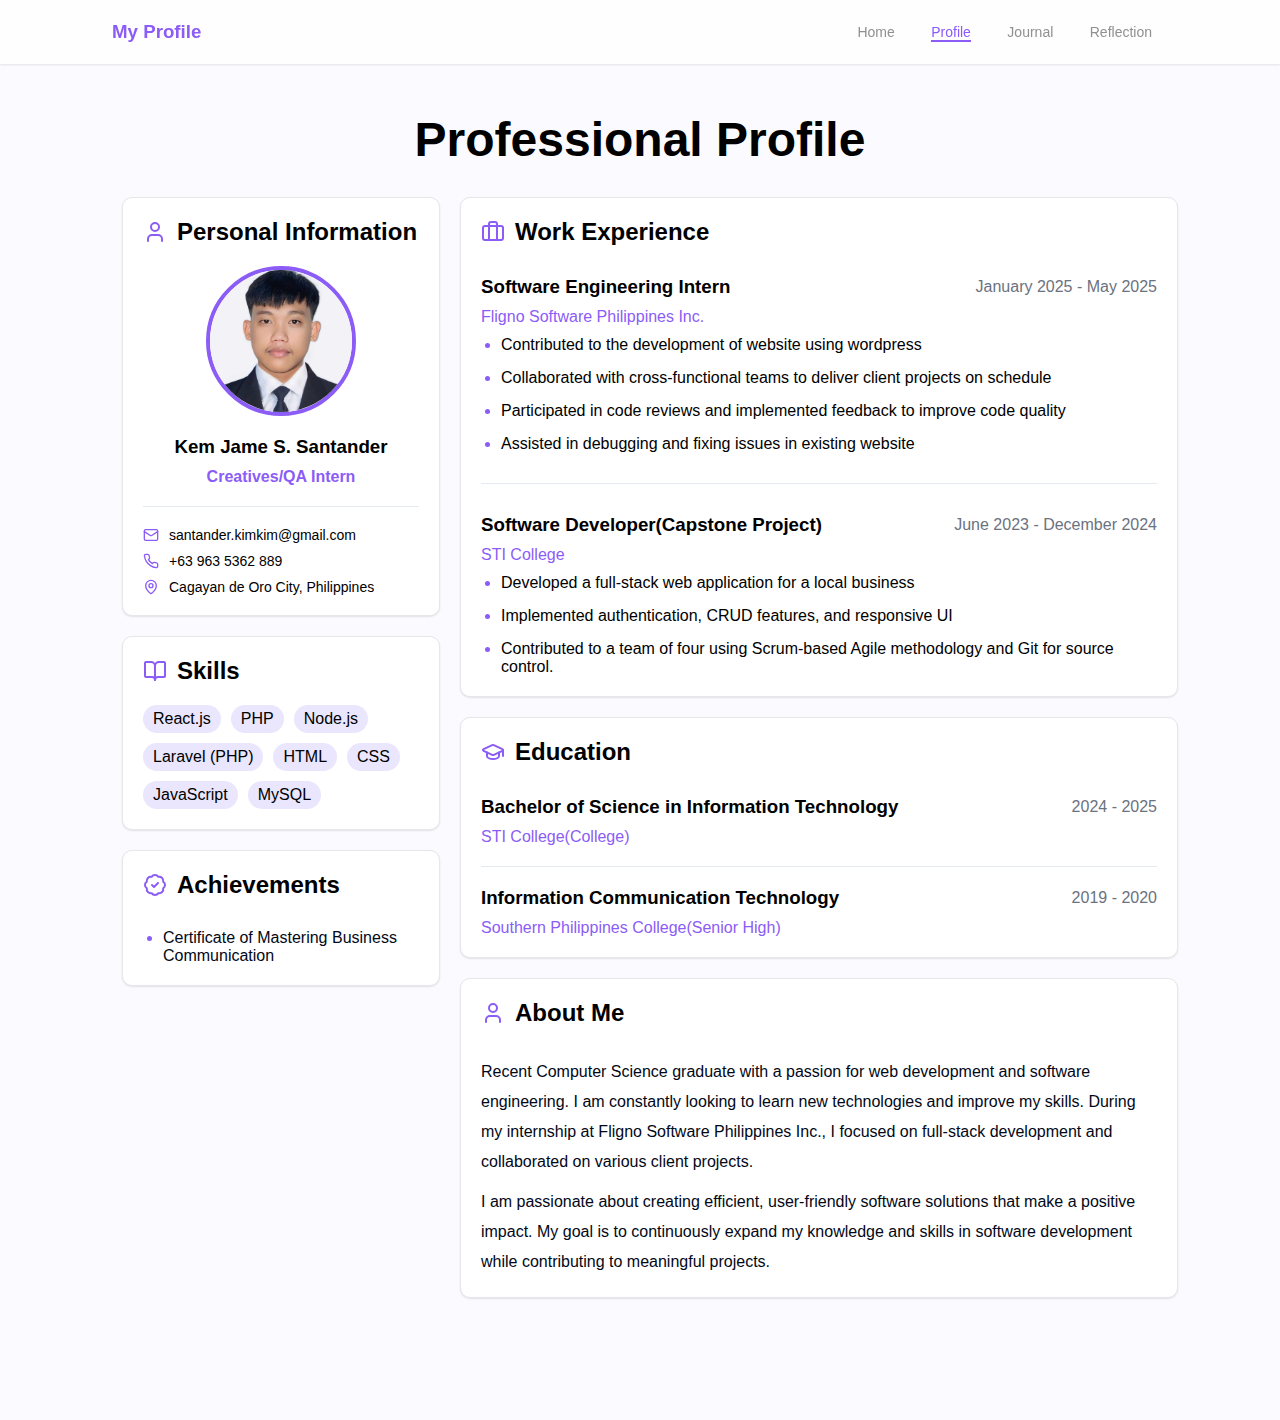
<file: profile.html>
<!DOCTYPE html>
<html lang="en">
<head>
  <meta charset="UTF-8">
  <title>Intern Profile</title>
  <link rel="stylesheet" href="css/style.css">
  <link rel="stylesheet" href="css/profile.css">
</head>
<body>
  <header>
    <h3>My Profile</h3>
    <nav>
      <a href="index.html">Home</a>
      <a href="profile.html" class="profile">Profile</a>
      <a href="journal.html">Journal</a>
      <a href="reflection.html">Reflection</a>
    </nav>
  </header>

  <main class="profile-main">
    <section class="section-one">
      <h1>Professional Profile</h1>
      <div class="container">
        <div class="row one">
          <div class="box">
            <h2>
              <svg xmlns="http://www.w3.org/2000/svg" width="24" height="24" viewBox="0 0 24 24" fill="none" stroke="currentColor" stroke-width="2" stroke-linecap="round" stroke-linejoin="round" class="lucide lucide-user h-5 w-5 text-brand-400" data-lov-id="src/pages/Profile.tsx:86:16" data-lov-name="User" data-component-path="src/pages/Profile.tsx" data-component-line="86" data-component-file="Profile.tsx" data-component-name="User" data-component-content="%7B%22className%22%3A%22h-5%20w-5%20text-brand-400%22%7D"><path d="M19 21v-2a4 4 0 0 0-4-4H9a4 4 0 0 0-4 4v2"></path><circle cx="12" cy="7" r="4"></circle></svg>
              Personal Information</h2>
              
              <div class="profile-img">
                <img src="./images/profile.jpg" alt="">
              </div>

              <div class="text">
                <h3>Kem Jame S. Santander</h3>
                <p>Creatives/QA Intern</p>
              </div>

              <hr width="100%" size="1" color="#e5eaf0">

              <div class="socials">
                <p>
                  <svg xmlns="http://www.w3.org/2000/svg" width="16" height="16" viewBox="0 0 24 24" fill="none" stroke="currentColor" stroke-width="2" stroke-linecap="round" stroke-linejoin="round" class="lucide lucide-mail h-4 w-4 text-brand-400" data-lov-id="src/pages/Profile.tsx:107:18" data-lov-name="Mail" data-component-path="src/pages/Profile.tsx" data-component-line="107" data-component-file="Profile.tsx" data-component-name="Mail" data-component-content="%7B%22className%22%3A%22h-4%20w-4%20text-brand-400%22%7D"><rect width="20" height="16" x="2" y="4" rx="2"></rect><path d="m22 7-8.97 5.7a1.94 1.94 0 0 1-2.06 0L2 7"></path></svg>
                  santander.kimkim@gmail.com</p>
                <p>
                  <svg xmlns="http://www.w3.org/2000/svg" width="16" height="16" viewBox="0 0 24 24" fill="none" stroke="currentColor" stroke-width="2" stroke-linecap="round" stroke-linejoin="round" class="lucide lucide-phone h-4 w-4 text-brand-400" data-lov-id="src/pages/Profile.tsx:111:18" data-lov-name="Phone" data-component-path="src/pages/Profile.tsx" data-component-line="111" data-component-file="Profile.tsx" data-component-name="Phone" data-component-content="%7B%22className%22%3A%22h-4%20w-4%20text-brand-400%22%7D"><path d="M22 16.92v3a2 2 0 0 1-2.18 2 19.79 19.79 0 0 1-8.63-3.07 19.5 19.5 0 0 1-6-6 19.79 19.79 0 0 1-3.07-8.67A2 2 0 0 1 4.11 2h3a2 2 0 0 1 2 1.72 12.84 12.84 0 0 0 .7 2.81 2 2 0 0 1-.45 2.11L8.09 9.91a16 16 0 0 0 6 6l1.27-1.27a2 2 0 0 1 2.11-.45 12.84 12.84 0 0 0 2.81.7A2 2 0 0 1 22 16.92z"></path></svg>
                  +63 963 5362 889</p>
                <p>
                  <svg xmlns="http://www.w3.org/2000/svg" width="16" height="16" viewBox="0 0 24 24" fill="none" stroke="currentColor" stroke-width="2" stroke-linecap="round" stroke-linejoin="round" class="lucide lucide-map-pin h-4 w-4 text-brand-400" data-lov-id="src/pages/Profile.tsx:115:18" data-lov-name="MapPin" data-component-path="src/pages/Profile.tsx" data-component-line="115" data-component-file="Profile.tsx" data-component-name="MapPin" data-component-content="%7B%22className%22%3A%22h-4%20w-4%20text-brand-400%22%7D"><path d="M20 10c0 4.993-5.539 10.193-7.399 11.799a1 1 0 0 1-1.202 0C9.539 20.193 4 14.993 4 10a8 8 0 0 1 16 0"></path><circle cx="12" cy="10" r="3"></circle></svg>
                  Cagayan de Oro City, Philippines</p>
              </div>
          </div>
          <div class="box">
            <h2>
              <svg xmlns="http://www.w3.org/2000/svg" width="24" height="24" viewBox="0 0 24 24" fill="none" stroke="currentColor" stroke-width="2" stroke-linecap="round" stroke-linejoin="round" class="lucide lucide-book-open h-5 w-5 text-brand-400" data-lov-id="src/pages/Profile.tsx:125:16" data-lov-name="BookOpen" data-component-path="src/pages/Profile.tsx" data-component-line="125" data-component-file="Profile.tsx" data-component-name="BookOpen" data-component-content="%7B%22className%22%3A%22h-5%20w-5%20text-brand-400%22%7D"><path d="M12 7v14"></path><path d="M3 18a1 1 0 0 1-1-1V4a1 1 0 0 1 1-1h5a4 4 0 0 1 4 4 4 4 0 0 1 4-4h5a1 1 0 0 1 1 1v13a1 1 0 0 1-1 1h-6a3 3 0 0 0-3 3 3 3 0 0 0-3-3z"></path></svg>
              Skills</h2>
            <div class="skills">
              <p>React.js</p>
              <p>PHP</p>
              <p>Node.js</p>
              <p>Laravel (PHP)</p>
              <p>HTML</p>
              <p>CSS</p>
              <p>JavaScript</p>
              <p>MySQL</p>
            </div>  
          </div>
          <div class="box">
            <h2>
              <svg xmlns="http://www.w3.org/2000/svg" width="24" height="24" viewBox="0 0 24 24" fill="none" stroke="currentColor" stroke-width="2" stroke-linecap="round" stroke-linejoin="round" class="lucide lucide-badge-check h-5 w-5 text-brand-400" data-lov-id="src/pages/Profile.tsx:146:16" data-lov-name="BadgeCheck" data-component-path="src/pages/Profile.tsx" data-component-line="146" data-component-file="Profile.tsx" data-component-name="BadgeCheck" data-component-content="%7B%22className%22%3A%22h-5%20w-5%20text-brand-400%22%7D"><path d="M3.85 8.62a4 4 0 0 1 4.78-4.77 4 4 0 0 1 6.74 0 4 4 0 0 1 4.78 4.78 4 4 0 0 1 0 6.74 4 4 0 0 1-4.77 4.78 4 4 0 0 1-6.75 0 4 4 0 0 1-4.78-4.77 4 4 0 0 1 0-6.76Z"></path><path d="m9 12 2 2 4-4"></path></svg>  
              Achievements
            </h2>
            <div class="content achieve">
              <ul>
                <li>
                  <a href="https://mail-attachment.googleusercontent.com/attachment/u/0/?ui=2&ik=ce8e7f45e4&attid=0.1&permmsgid=msg-f:1825916599472829324&th=1956f5791d11338c&view=att&zw&disp=inline&saddbat=[base64]">
                    Certificate of Mastering Business Communication
                  </a>
                </li>
              </ul>
            </div>
          </div>
        </div>

        <!-- second row -->
        <div class="row two">
          <div class="box">
            <h2>
              <svg xmlns="http://www.w3.org/2000/svg" width="24" height="24" viewBox="0 0 24 24" fill="none" stroke="currentColor" stroke-width="2" stroke-linecap="round" stroke-linejoin="round" class="lucide lucide-briefcase h-5 w-5 text-brand-400" data-lov-id="src/pages/Profile.tsx:168:16" data-lov-name="BriefcaseIcon" data-component-path="src/pages/Profile.tsx" data-component-line="168" data-component-file="Profile.tsx" data-component-name="BriefcaseIcon" data-component-content="%7B%22className%22%3A%22h-5%20w-5%20text-brand-400%22%7D"><path d="M16 20V4a2 2 0 0 0-2-2h-4a2 2 0 0 0-2 2v16"></path><rect width="20" height="14" x="2" y="6" rx="2"></rect></svg>
              Work Experience</h2>
            <div class="content">
              <span><h3>Software Engineering Intern</h3><p>January 2025 - May 2025</p></span>
              <p>Fligno Software Philippines Inc.</p>
              <ul>
                <li>Contributed to the development of website using wordpress</li>
                <li>Collaborated with cross-functional teams to deliver client projects on schedule</li>
                <li>Participated in code reviews and implemented feedback to improve code quality</li>
                <li>Assisted in debugging and fixing issues in existing website</li>
              </ul>
            </div>

            <hr width="100%" size="1" color="#e5eaf0" style="margin-top: 10px;">

            <div class="content">
              <span><h3>Software Developer(Capstone Project)</h3><p>June 2023 - December 2024</p></span>
              <p>STI College</p>
              <ul>
                <li>Developed a full-stack web application for a local business</li>
                <li>Implemented authentication, CRUD features, and responsive UI</li>
                <li>Contributed to a team of four using Scrum-based Agile methodology and Git for source control.</li>
              </ul>
            </div>
          </div>
          <div class="box">
            <h2>
              <svg xmlns="http://www.w3.org/2000/svg" width="24" height="24" viewBox="0 0 24 24" fill="none" stroke="currentColor" stroke-width="2" stroke-linecap="round" stroke-linejoin="round" class="lucide lucide-graduation-cap h-5 w-5 text-brand-400" data-lov-id="src/pages/Profile.tsx:198:16" data-lov-name="GraduationCap" data-component-path="src/pages/Profile.tsx" data-component-line="198" data-component-file="Profile.tsx" data-component-name="GraduationCap" data-component-content="%7B%22className%22%3A%22h-5%20w-5%20text-brand-400%22%7D"><path d="M21.42 10.922a1 1 0 0 0-.019-1.838L12.83 5.18a2 2 0 0 0-1.66 0L2.6 9.08a1 1 0 0 0 0 1.832l8.57 3.908a2 2 0 0 0 1.66 0z"></path><path d="M22 10v6"></path><path d="M6 12.5V16a6 3 0 0 0 12 0v-3.5"></path></svg>
              Education</h2>
            <div class="content">
              <span><h3>Bachelor of Science in Information Technology</h3><p>2024 - 2025</p></span>
              <p>STI College(College)</p>

              <hr width="100%" size="1" color="#e5eaf0" style="margin: 10px 0px;">

              <span><h3>Information Communication Technology</h3><p>2019 - 2020</p></span>
              <p>Southern Philippines College(Senior High)</p>
            </div>  
          </div>
          <div class="box">
            <h2>
              <svg xmlns="http://www.w3.org/2000/svg" width="24" height="24" viewBox="0 0 24 24" fill="none" stroke="currentColor" stroke-width="2" stroke-linecap="round" stroke-linejoin="round" class="lucide lucide-user h-5 w-5 text-brand-400" data-lov-id="src/pages/Profile.tsx:221:16" data-lov-name="User" data-component-path="src/pages/Profile.tsx" data-component-line="221" data-component-file="Profile.tsx" data-component-name="User" data-component-content="%7B%22className%22%3A%22h-5%20w-5%20text-brand-400%22%7D"><path d="M19 21v-2a4 4 0 0 0-4-4H9a4 4 0 0 0-4 4v2"></path><circle cx="12" cy="7" r="4"></circle></svg>
              About Me</h2>

            <div class="content about">
              <p>Recent Computer Science graduate with a passion for web development and software engineering. I am constantly looking to learn new technologies and improve my skills. During my internship at Fligno Software Philippines Inc., I focused on full-stack development and collaborated on various client projects.</p>
              <p>I am passionate about creating efficient, user-friendly software solutions that make a positive impact. My goal is to continuously expand my knowledge and skills in software development while contributing to meaningful projects.</p>
            </div> 
          </div>
        </div>
      </div>
    </section>
  </main>
</body>
</html>
</file>
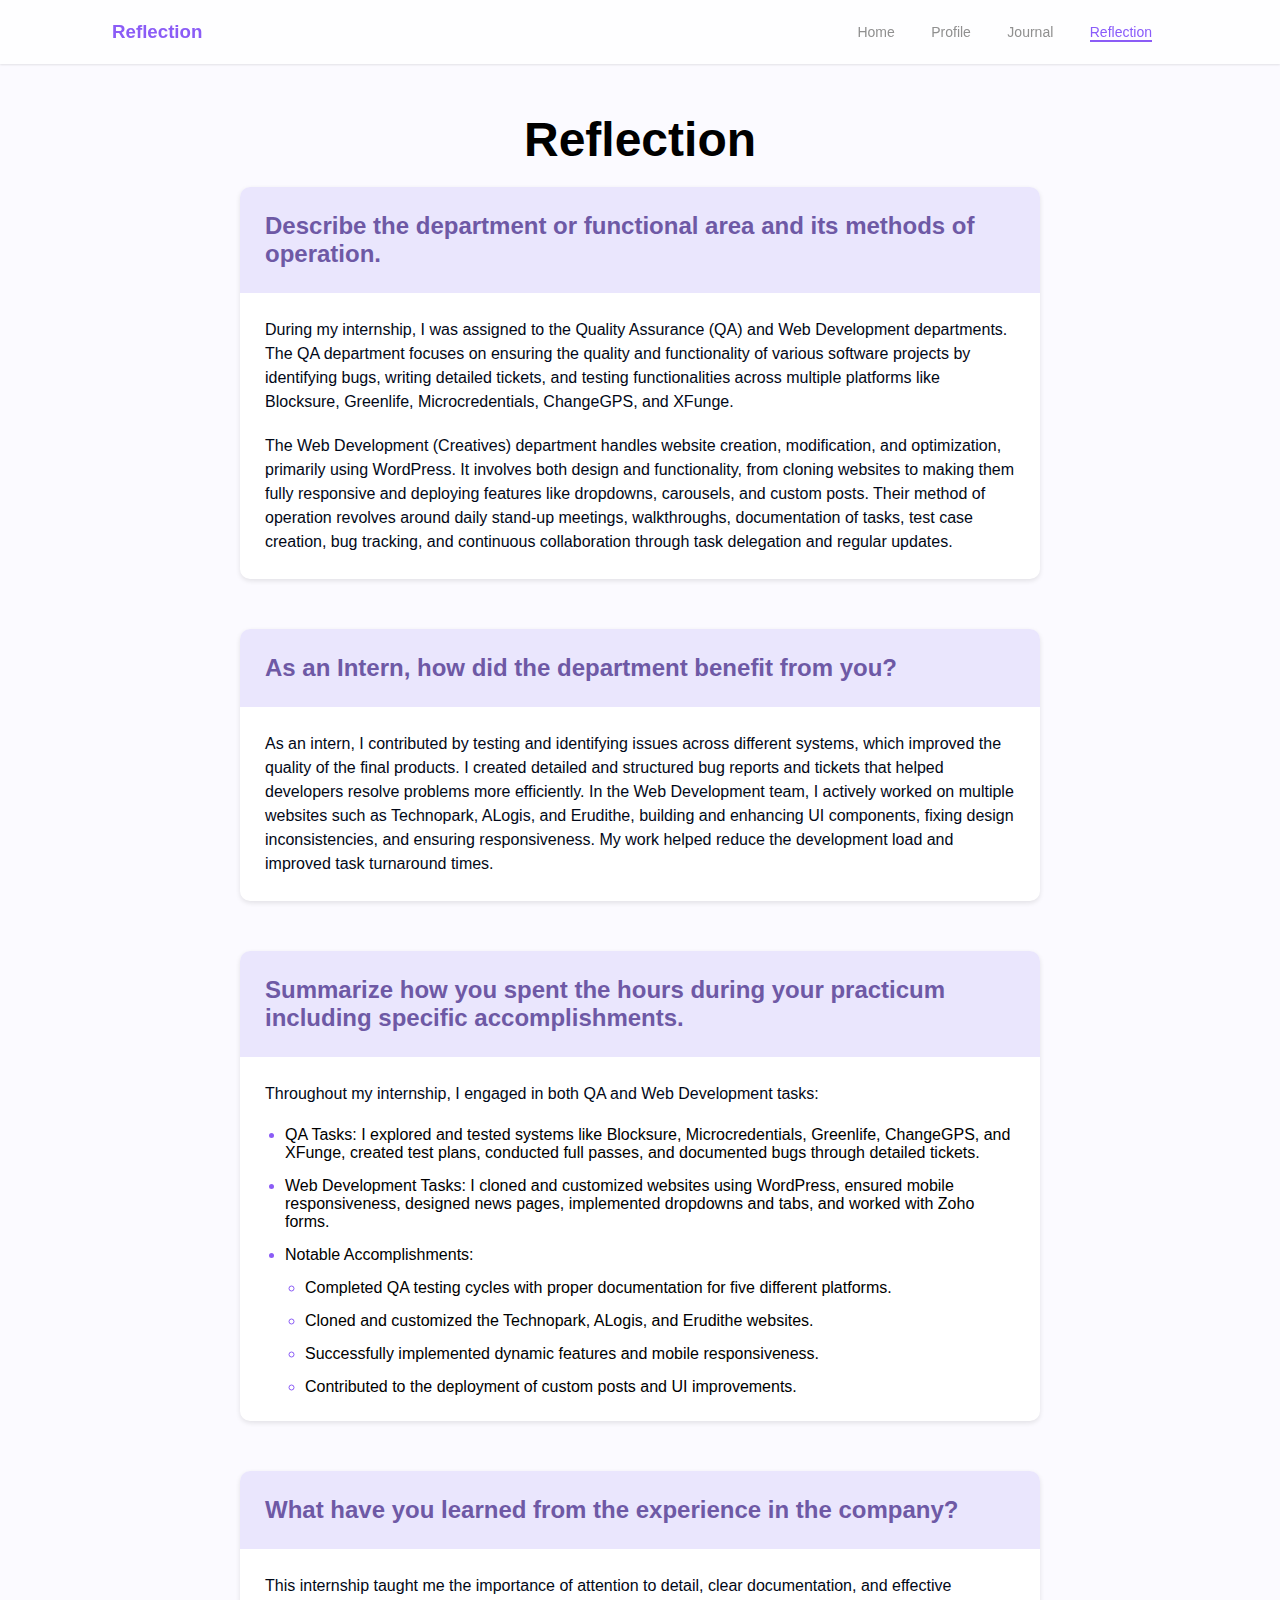
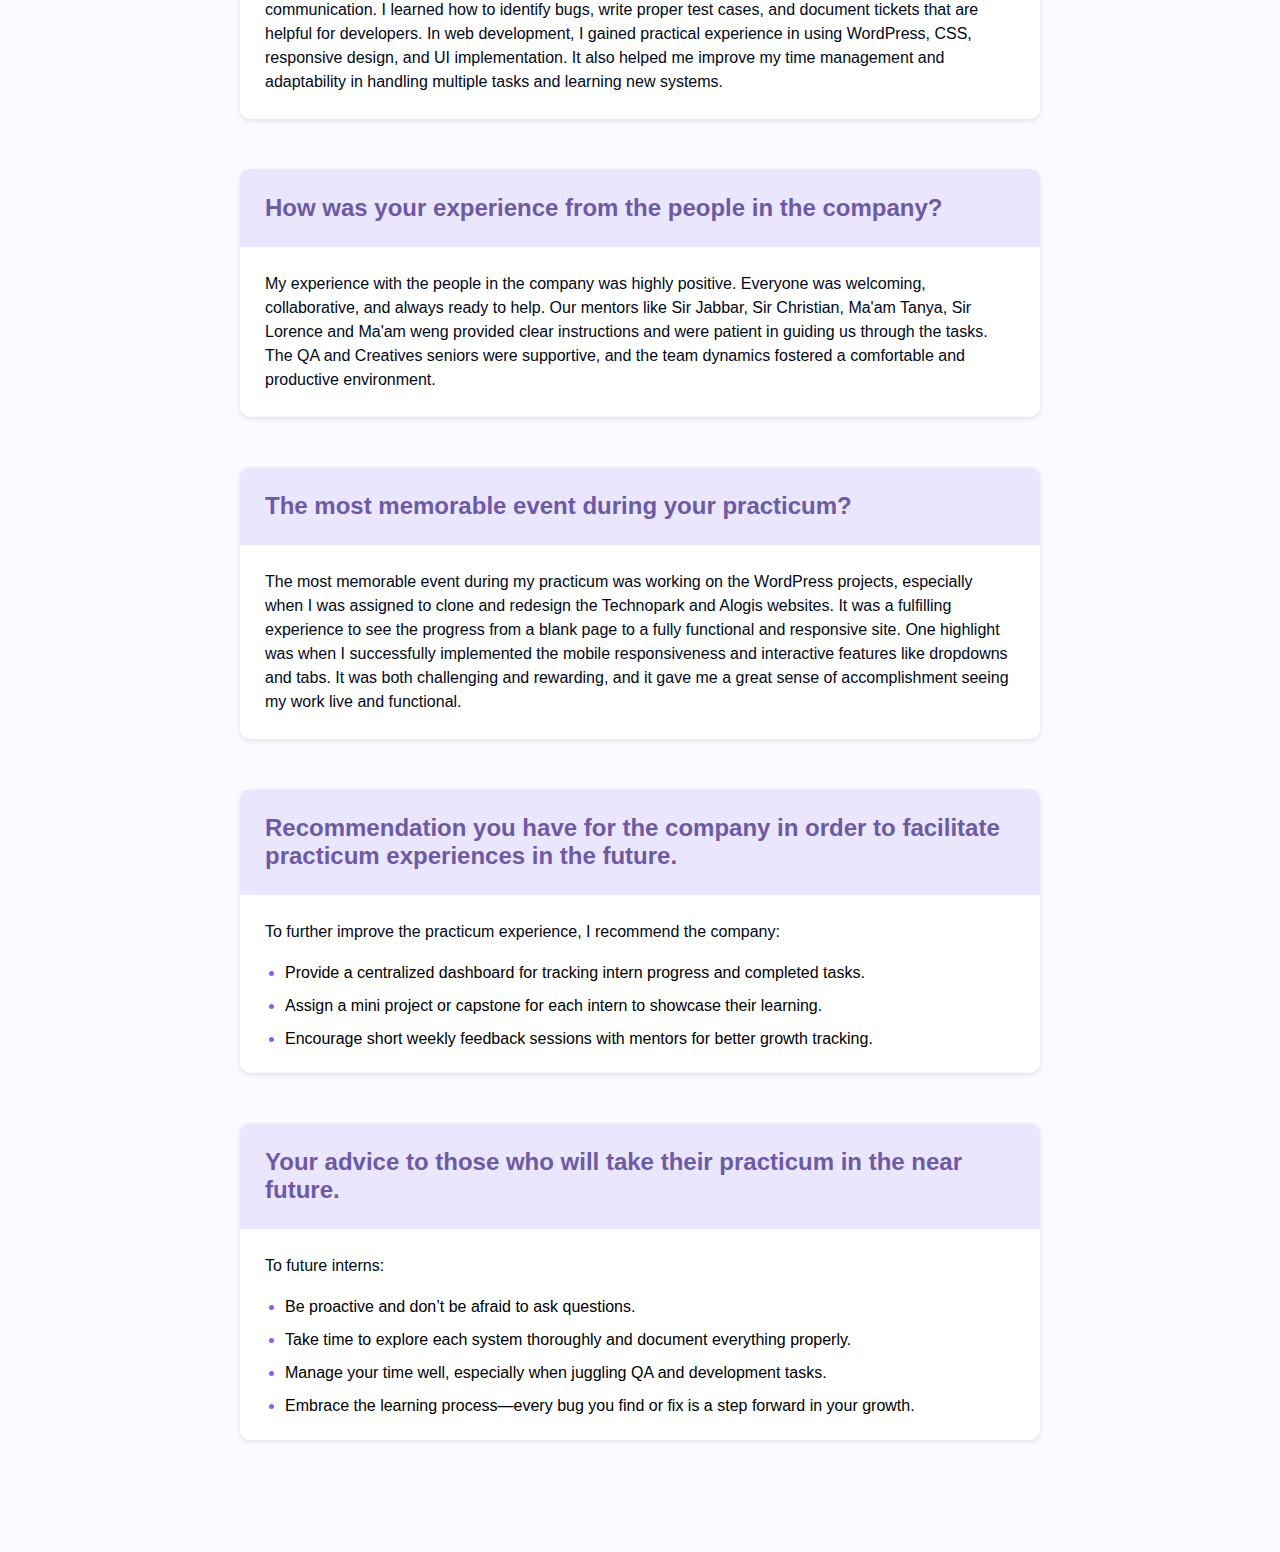
<file: reflection.html>
<!DOCTYPE html>
<html lang="en">
<head>
  <meta charset="UTF-8">
  <title>Intern Reflection</title>
  <link rel="stylesheet" href="css/style.css">
  <link rel="stylesheet" href="css/reflection.css">
</head>
<body>
  <header>
    <h3>Reflection</h3>
    <nav>
      <a href="index.html">Home</a>
      <a href="profile.html">Profile</a>
      <a href="journal.html">Journal</a>
      <a href="reflection.html" class="reflection">Reflection</a>
    </nav>
  </header>
  <main class="reflection-main">

    <!-- question 1 -->
    <section>
      <h1>Reflection</h1>


      <div class="container">
        <div class="heading">
          <h2>Describe the department or functional area and its methods of operation.</h2>
        </div>
        <div class="content">
          <p>During my internship, I was assigned to the Quality Assurance (QA) and Web Development departments. The QA department focuses on ensuring the quality and functionality of various software projects by identifying bugs, writing detailed tickets, and testing functionalities across multiple platforms like Blocksure, Greenlife, Microcredentials, ChangeGPS, and XFunge.</p>
          <p>The Web Development (Creatives) department handles website creation, modification, and optimization, primarily using WordPress. It involves both design and functionality, from cloning websites to making them fully responsive and deploying features like dropdowns, carousels, and custom posts.
            Their method of operation revolves around daily stand-up meetings, walkthroughs, documentation of tasks, test case creation, bug tracking, and continuous collaboration through task delegation and regular updates.
          </p>
        </div>
      </div>
    </section>

    <!-- question 2 -->
    <section>
      <div class="container">
        <div class="heading">
          <h2>As an Intern, how did the department benefit from you?</h2>
        </div>
        <div class="content">
          <p>As an intern, I contributed by testing and identifying issues across different systems, which improved the quality of the final products. I created detailed and structured bug reports and tickets that helped developers resolve problems more efficiently. In the Web Development team, I actively worked on multiple websites such as Technopark, ALogis, and Erudithe, building and enhancing UI components, fixing design inconsistencies, and ensuring responsiveness. My work helped reduce the development load and improved task turnaround times.</p>
        </div>
      </div>
    </section>

    <!-- question 3 -->
    <section>
      <div class="container">
        <div class="heading">
          <h2>Summarize how you spent the hours during your practicum including specific accomplishments.</h2>
        </div>
        <div class="content">
          <p>Throughout my internship, I engaged in both QA and Web Development tasks:</p>
          <ul>
            <li>QA Tasks: I explored and tested systems like Blocksure, Microcredentials, Greenlife, ChangeGPS, and XFunge, created test plans, conducted full passes, and documented bugs through detailed tickets.</li>
            <li>Web Development Tasks: I cloned and customized websites using WordPress, ensured mobile responsiveness, designed news pages, implemented dropdowns and tabs, and worked with Zoho forms.</li>
            <li>Notable Accomplishments:</li>
            <ul>
              <li>Completed QA testing cycles with proper documentation for five different platforms.</li>
              <li>Cloned and customized the Technopark, ALogis, and Erudithe websites.</li>
              <li>Successfully implemented dynamic features and mobile responsiveness.</li>
              <li>Contributed to the deployment of custom posts and UI improvements.</li>
            </ul>
          </ul>
        </div>
      </div>
    </section>

    <!-- question 4 -->
    <section>
      <div class="container">
        <div class="heading">
          <h2>What have you learned from the experience in the company?</h2>
        </div>
        <div class="content">
          <p>
            This internship taught me the importance of attention to detail, clear documentation, and effective communication. I learned how to identify bugs, write proper test cases, and document tickets that are helpful for developers. In web development, I gained practical experience in using WordPress, CSS, responsive design, and UI implementation. It also helped me improve my time management and adaptability in handling multiple tasks and learning new systems.
          </p>
        </div>
      </div>
    </section>

    <!-- question 5 -->
    <section>
      <div class="container">
        <div class="heading">
          <h2>How was your experience from the people in the company?</h2>
        </div>
        <div class="content">
          <p>
            My experience with the people in the company was highly positive. Everyone was welcoming, collaborative, and always ready to help. Our mentors like Sir Jabbar, Sir Christian, Ma'am Tanya, Sir Lorence and Ma'am weng provided clear instructions and were patient in guiding us through the tasks. The QA and Creatives seniors were supportive, and the team dynamics fostered a comfortable and productive environment.
          </p>
        </div>
      </div>
    </section>

    <!-- question 6 -->
    <section>
      <div class="container">
        <div class="heading">
          <h2>The most memorable event during your practicum?</h2>
        </div>
        <div class="content">
          <p>
            The most memorable event during my practicum was working on the WordPress projects, especially when I was assigned to clone and redesign the Technopark and Alogis websites. It was a fulfilling experience to see the progress from a blank page to a fully functional and responsive site. One highlight was when I successfully implemented the mobile responsiveness and interactive features like dropdowns and tabs. It was both challenging and rewarding, and it gave me a great sense of accomplishment seeing my work live and functional.
          </p>
        </div>
      </div>
    </section>

    <!-- question 7 -->
    <section>
      <div class="container">
        <div class="heading">
          <h2>Recommendation you have for the company in order to facilitate practicum experiences in the future.</h2>
        </div>
        <div class="content">
          <p>To further improve the practicum experience, I recommend the company:</p>
          <ul>
            <li>Provide a centralized dashboard for tracking intern progress and completed tasks.</li>
            <li>Assign a mini project or capstone for each intern to showcase their learning.</li>
            <li>Encourage short weekly feedback sessions with mentors for better growth tracking.</li>
          </ul>
        </div>
      </div>
    </section>

    <!-- question 8 -->
    <section>
      <div class="container">
        <div class="heading">
          <h2>Your advice to those who will take their practicum in the near future.</h2>
        </div>
        <div class="content">
          <p>To future interns:</p>
          <ul>
            <li>Be proactive and don’t be afraid to ask questions.</li>
            <li>Take time to explore each system thoroughly and document everything properly.</li>
            <li>Manage your time well, especially when juggling QA and development tasks.</li>
            <li>Embrace the learning process—every bug you find or fix is a step forward in your growth.</li>
          </ul>
        </div>
      </div>
    </section>
  </main>
</body>
</html>
</file>
<file: css/style.css>
*{
  padding: 0;
  margin: 0;
  box-sizing: border-box;
  font-family: Inter, sans-serif;
}

body {
  background-color: #fbfaff;
  font-family: Inter, sans-serif;
}

header {
  background: rgba(255, 255, 255, 0.8); 
  backdrop-filter: blur(10px);
  -webkit-backdrop-filter: blur(10px);
  box-shadow: 0 1px 2px rgba(0, 0, 0, 0.1);
  color: #000;
  display: flex;
  justify-content: space-between;
  align-items: center;
  padding: 1.3rem 7rem;
  position: fixed;
  width: 100%;
  top: 0;
  z-index: 1000;
}

header h3{
  color: #8b5cf6;
  font-weight: 800;
}

header nav a{
  color: #909090;
  text-decoration: none;
  font-size: 14px;
  margin: 1rem;
}

header nav a:hover{
  color: #374151;
  border-bottom: 2px solid #374151;
}

main{
  padding: 7rem 7rem;
  gap: 50px;
  display: flex;
  flex-direction: column;
}

@keyframes fadeIn {
  from {
    opacity: 0;
    transform: translateY(20px); /* optional: slight upward movement */
  }
  to {
    opacity: 1;
    transform: translateY(0);
  }
}

main {
  animation: fadeIn 0.6s ease-out;
}
</file>
<file: css/home.css>
.home-main{
    padding: 7rem 10rem;;
}

.home{
  color: #8a5cfa;
  border-bottom: 2px solid #8b5cf6;
}

.home:hover{
  color: #8a5cfa;
  border-bottom: 2px solid #8a5cfa;
}

.home-img{
    width: 300px;
    height: 300px;
    border-radius: 100%;
    border: 4px solid #8b5cf6;
    overflow: hidden;
  }
  
  .home-img img{
    width: 100%;
    height: 100%;
    object-fit: cover;
    z-index: -1;
  }
  
  .section-one{
    display: flex;
    align-items: center;
    gap: 2rem;
  }
  
  .section-one .text{
    display: flex;
    flex-direction: column;
    gap: 1rem;
  }
  
  .section-one .text h1{
    font-size: 48px;
    color: #8a5cfa;
    font-weight: 800;
  }
  
  .section-one .text h1 span{
    color: #725ca7;
  }
  
  .section-one .text p{
    font-size: 18px;
    color: #374151;
  }
  
  .section-one .text small{
    color: #4b5563;
    font-size: 14px;
  }
  
  .section-two,
  .section-three,
  .section-four{
    display: flex;
    flex-direction: column;
    gap: 1.5rem;
  }
  
  .section-two h2,
  .section-three h2,
  .section-four h2{
    font-family: Poppins, sans-serif;
    font-weight: 600;
    font-size: 30px;
    color: #6e59a5;
  }
  
  .section-two p,
  .section-three p{
    font-size: 16px;
    color: #020817;
    line-height: 27px;
  }
  
  .skills-container{
    display: flex;
    gap: 2rem;
  }
  
  .skill{
    display: flex;
    flex-direction: column;
    gap: 1rem;
    padding: 30px;
    background-color: #ffffff;
    border-radius: 10px;
    box-shadow: 0 1px 2px rgba(0, 0, 0, 0.1);
    border: 1px solid #e5e7eb;
  }
  
  .skill h3{
    font-size: 20px;
    color: #8b5cf6;
    font-weight: 800;
  } 
  
  .skill p{
    font-size: 16px;
    color: #4b5563;
  }
  
  .notes{
    background-color: #eae6fd;
    padding: 20px;
    display: flex;
    flex-direction: column;
    gap: 1.5rem;
    border-radius: 10px;
    border: 1px solid #dcc8ff;
    font-family: Inter, sans-serif;
  }
  
  .notes h3{
    font-size: 20px;
    color: #6e59a5;
    font-weight: 600;
  }
  
  .notes ul{
    padding-left: 20px;
    display: flex;
    flex-direction: column;
    gap: 1rem;
    font-size: 16px;
    color: #020817;
    font-weight: 400;
    font-family: Inter, sans-serif;
  }
</file>
<file: css/journal.css>
.journal{
  color: #8a5cfa;
  border-bottom: 2px solid #8b5cf6;
}

.journal:hover{
  color: #8a5cfa;
  border-bottom: 2px solid #8a5cfa;
}

.journal-main{
    padding: 7rem 15rem;;
}

section{
    display: flex;
    flex-direction: column;
    gap: 20px;
}

section h1{
    text-align: center;
    font-size: 48px;
    font-weight: 750;
}

section p{
    text-align: center;
    font-size: 18px;
    color: #374151;
    font-weight: 500;
    line-height: 28px;
}

.heading{
    display: flex;
    flex-direction: column;
    gap: 10px;
    padding: 25px;
    background-color: #eae6fd;
}

.heading span{
    display: flex;
    align-items: center;
    justify-content: space-between;
}

.heading span h2{
    font-size: 24px;
    color: #6e59a5;
    font-weight: 600;
}

.heading span small{
    color: #6b7280;
    font-size: 14px;
    font-weight: 500;
    display: flex;
    align-items: center;
    gap: 10px;
}

.heading p{
    display: flex;
    align-self: flex-start;
    color: #8b5cf6;
    font-size: 16px;
}

.container{
    display: flex;
    flex-direction: column;
    border-radius: 10px;
    overflow: hidden;
    background-color: #ffffff;
    box-shadow: 0px 2px 5px rgba(0, 0, 0, 0.1);
}

.content{
    padding: 25px;
    display: flex;
    flex-direction: column;
    gap: 20px;
}

.content p{
    text-align: left;
    font-size: 16px;
}

.content h3{
    display: flex;
    align-items: center;
    gap: 10px;
    color: #6e59a5;
    font-weight: 600;
}

.bullet-list {
    display: flex;
    justify-content: space-between;
    padding-left: 20px;
  }

  .column {
    flex: 1;
    padding: 0 10px;
  }

  .column li::marker {
    color: #8b5cf6;
  }

  .column li {
    line-height: 35px;
    font-family: sans-serif;
    font-size: 16px;
    color: #020817;
  }

  .card-container {
    display: flex;
    gap: 20px;
    flex-wrap: wrap;
  }

  .card {
    position: relative;
    width: 280px;
    height: 280px;
    border-radius: 12px;
    overflow: hidden;
    box-shadow: 0 4px 12px rgba(0, 0, 0, 0.2);
    background-size: cover;
    background-position: center;
    transition: transform 0.3s ease;
  }

  .card:hover{
    cursor: pointer;
    transform: scale(1.02);
  }

  .card-overlay {
    position: absolute;
    bottom: 0;
    width: 100%;
    padding: 10px 15px;
    background: rgba(0, 0, 0, 0.6); /* dark overlay */
  }

  .card-overlay p{
    font-size: 14px;
    line-height: 20px;
    color: white;
  }

  .card-title {
    margin: 0;
    font-size: 16px;
    font-weight: 600;
  }
</file>
<file: css/profile.css>
.profile{
    color: #8a5cfa;
    border-bottom: 2px solid #8b5cf6;
  }
  
  .profile:hover{
    color: #8a5cfa;
    border-bottom: 2px solid #8a5cfa;
  }

section{
    display: flex;
    flex-direction: column;
    gap: 20px;
}

.section-one h1{
    text-align: center;
    font-size: 48px;
    font-weight: 750;
}

.container{
    display: flex;
    justify-content: space-between;
    gap: 20px;
}

.row{
    width: 100%;
    display: flex;
}

.one{
    width: 31%;
    display: flex;
    flex-direction: column;
}

.two{
    width: 70%;
    display: flex;
    flex-direction: column;
}

.box{
    width: 100%;
    padding: 20px;
    margin: 10px;
    border-radius: 10px;
    background-color: #fff;
    border: 1px solid #e5e7eb;
    box-shadow: 0 1px 2px rgba(0, 0, 0, 0.1);
    display: flex;
    flex-direction: column;
    align-items: center;
    gap: 20px;
}

.box h2{
    display: flex;
    align-self: flex-start;
    align-items: center;
    gap: 10px;
}

svg{
    color: #8b5cf6;
}

.profile-img{
    width: 150px;
    height: 150px;
    border-radius: 100%;
    border: 4px solid #8b5cf6;
    overflow: hidden;
  }
  
  .profile-img img{
    width: 100%;
    height: 100%;
    object-fit: cover;
    z-index: -1;
  }

.text{
    text-align: center;
    display: flex;
    flex-direction: column;
    gap: 10px;
}

.text h2{
    font-size: 20px;
    font-weight: 800;
}

.text p{
    color: #8b5cf6;
    font-size: 16px;
    font-weight: 600;
}

.socials{
    align-self: flex-start;
    display: flex;
    gap: 10px;
    flex-direction: column;
}

.socials p{
    display: flex;
    align-items: center;
    gap: 10px;
    font-size: 14px;
}

.skills{
    display: flex;
    flex-wrap: wrap;
    gap: 10px;
}

.skills p{
    background-color: #eae6fd;
    padding: 5px 10px;
    border-radius: 100px;
}

.content{
    display: flex;
    flex-direction: column;
    width: 100%;
    gap: 10px;
    margin-top: 10px;
}

.content span{
    display: flex;
    align-items: center;
    justify-content: space-between;
}

.content ul{
    display: flex;
    flex-direction: column;
    gap: 15px;
    padding-left: 20px;
}

.content ul li::marker {
    color: #8b5cf6;
  }

.content span p{
    color: #6b7280;
}

.content p{
    color: #8b5cf6;
}

.about p{
    color: #020817;
    line-height: 30px;
}

.achieve ul li a{
    color: #020817;
    text-decoration: none;
}
</file>
<file: css/reflection.css>
.reflection{
  color: #8a5cfa;
  border-bottom: 2px solid #8b5cf6;
}

.reflection:hover{
  color: #8a5cfa;
  border-bottom: 2px solid #8a5cfa;
}

.reflection-main{
    padding: 7rem 15rem;;
}

section{
    display: flex;
    flex-direction: column;
    gap: 20px;
}

section h1{
    text-align: center;
    font-size: 48px;
    font-weight: 750;
}

.container{
    display: flex;
    flex-direction: column;
    border-radius: 10px;
    overflow: hidden;
    background-color: #ffffff;
    box-shadow: 0px 2px 5px rgba(0, 0, 0, 0.1);
}

.heading{
    display: flex;
    flex-direction: column;
    gap: 10px;
    padding: 25px;
    background-color: #eae6fd;
}

.heading h2{
    font-size: 24px;
    color: #6e59a5;
    font-weight: 600;
}

.content{
    padding: 25px;
    display: flex;
    flex-direction: column;
    gap: 20px;
}

.content p{
    text-align: left;
    font-size: 16px;
    color: #020817;
    line-height: 24px;
}

.content ul{
    display: flex;
    flex-direction: column;
    gap: 15px;
    padding-left: 20px;
}

.content ul li::marker {
    color: #8b5cf6;
}
</file>
